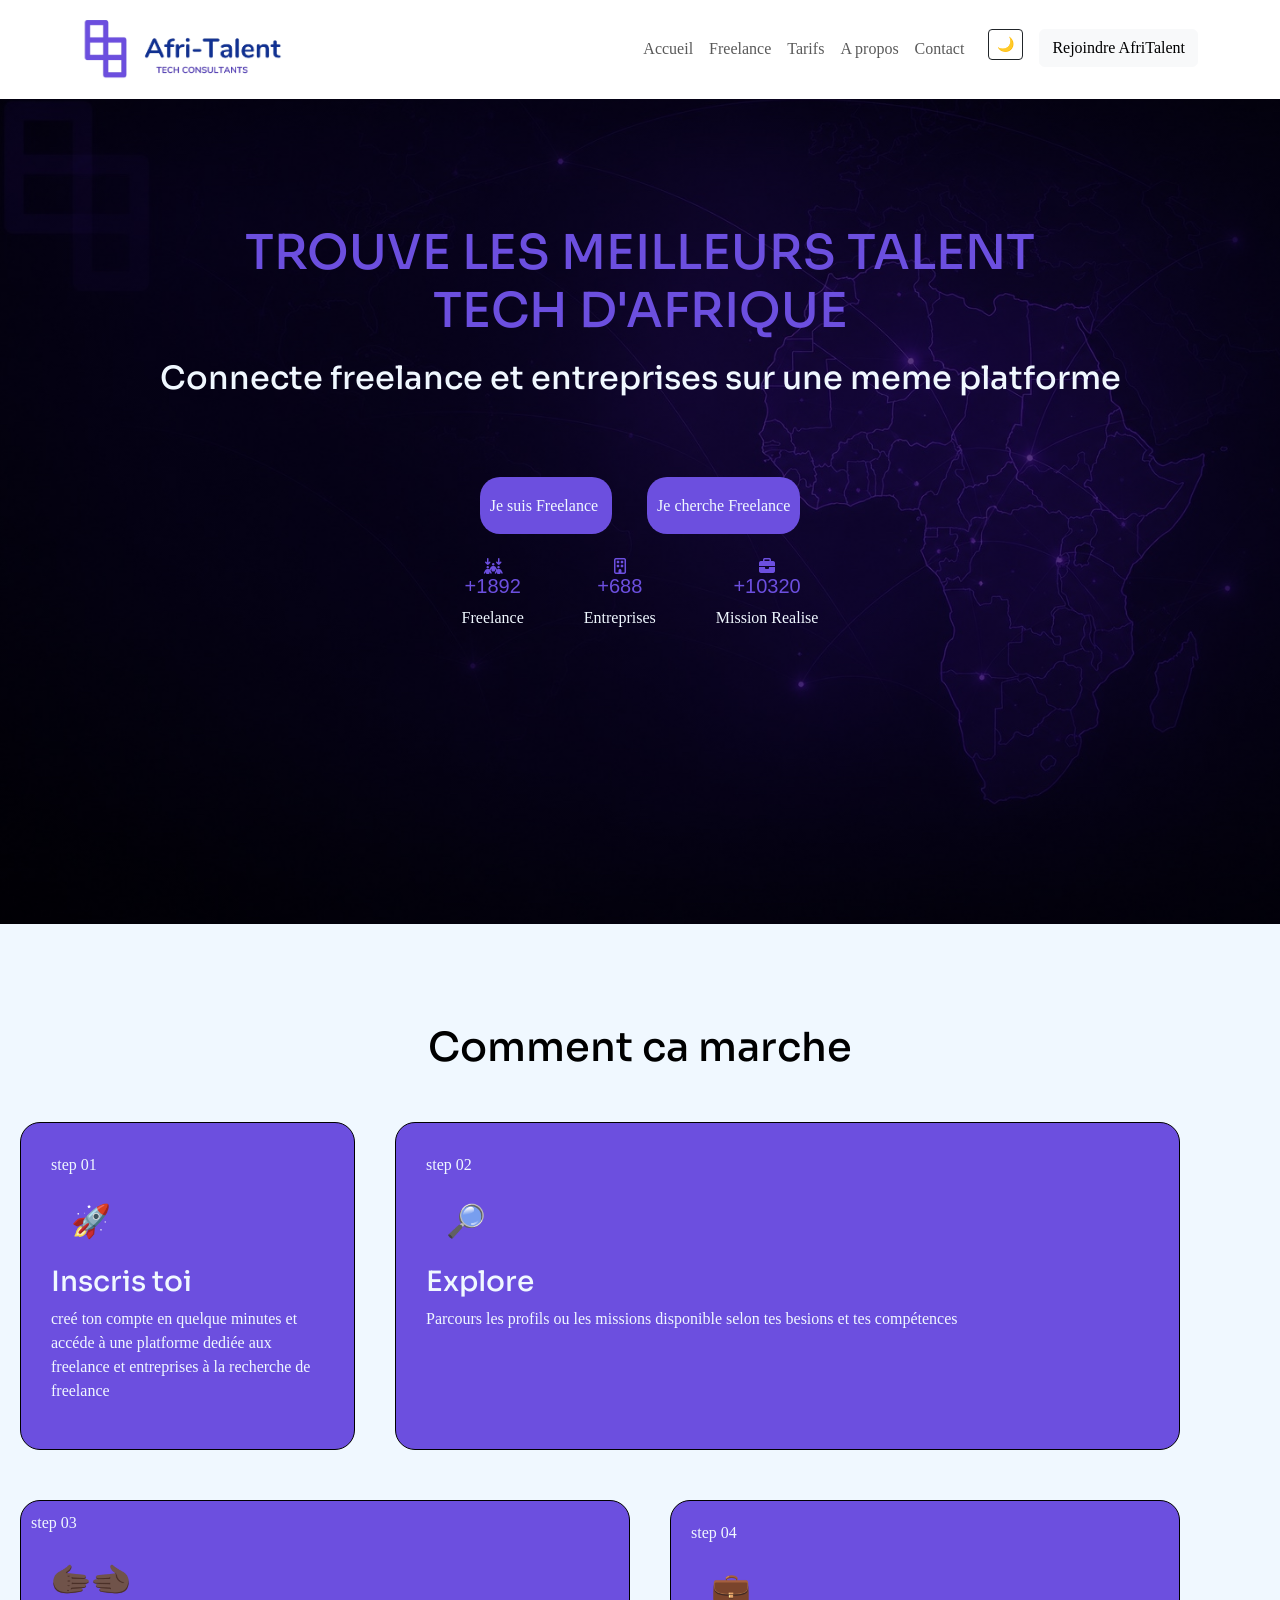
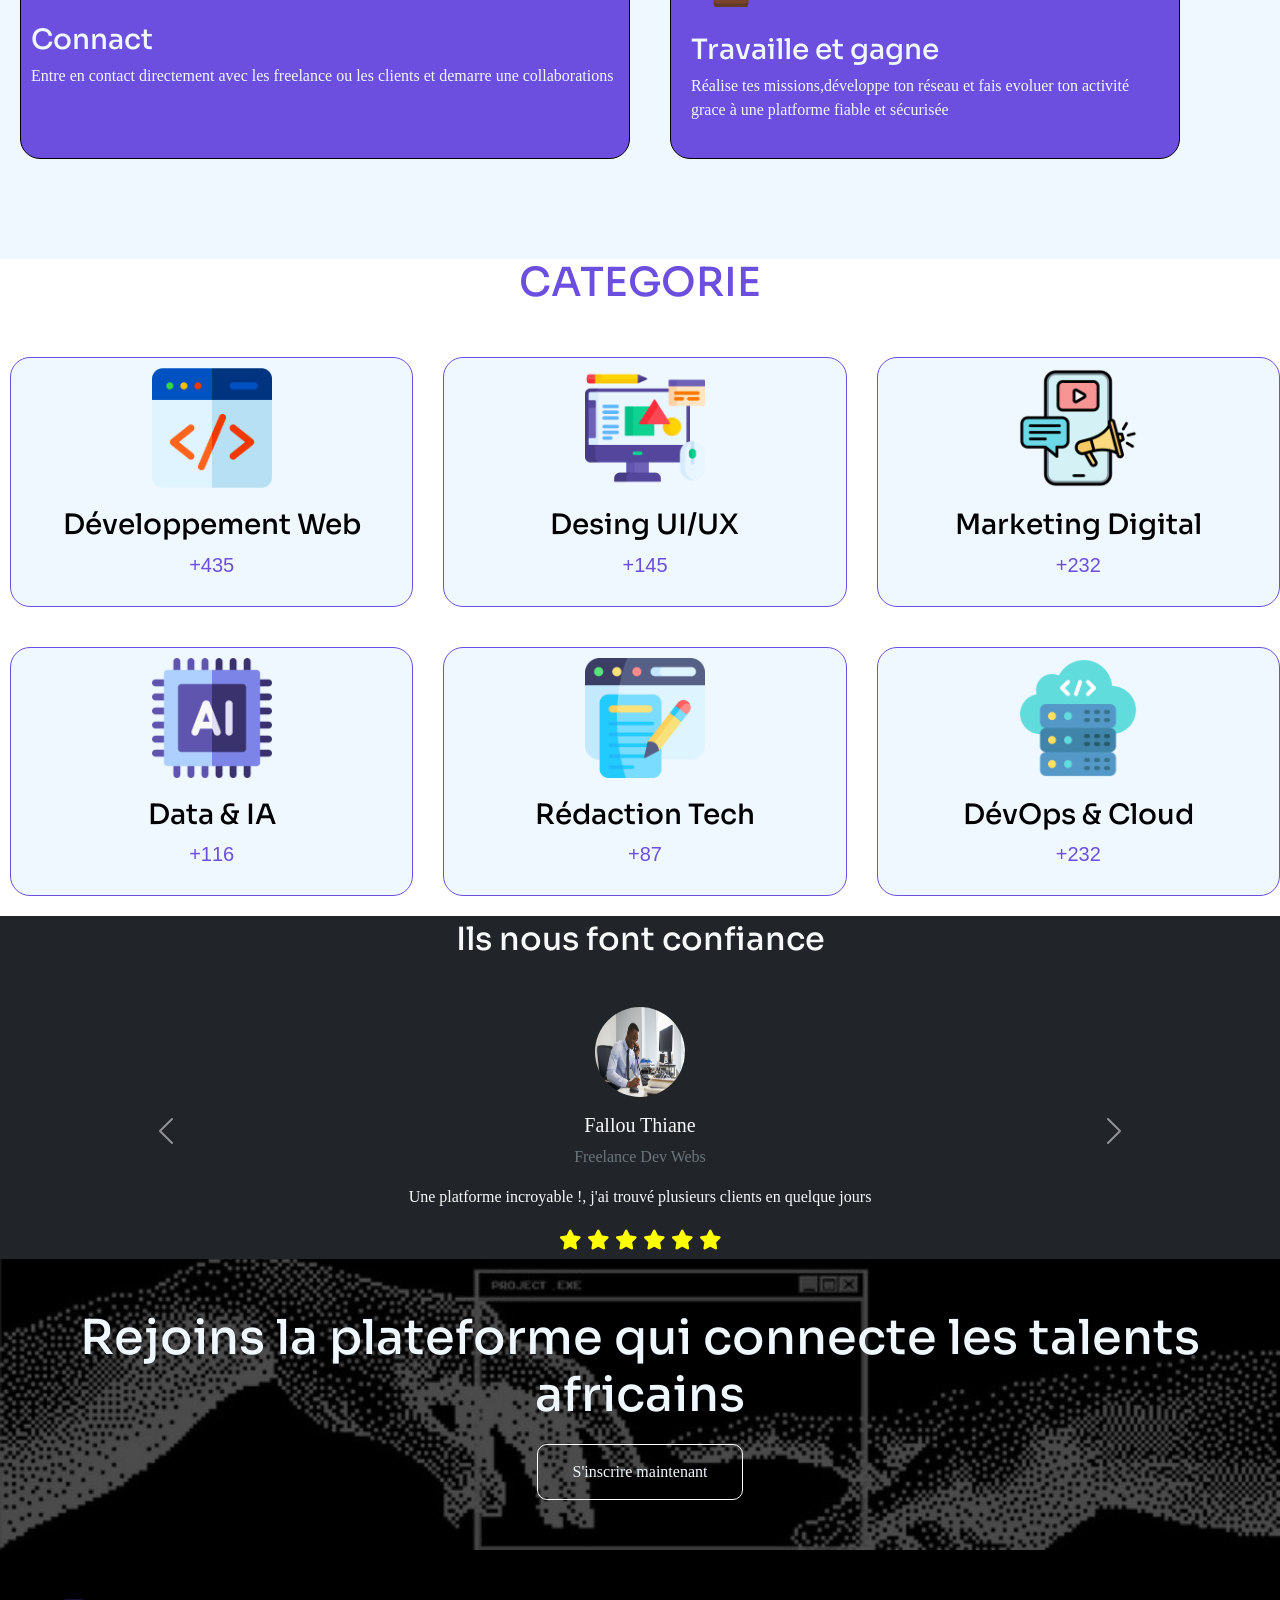
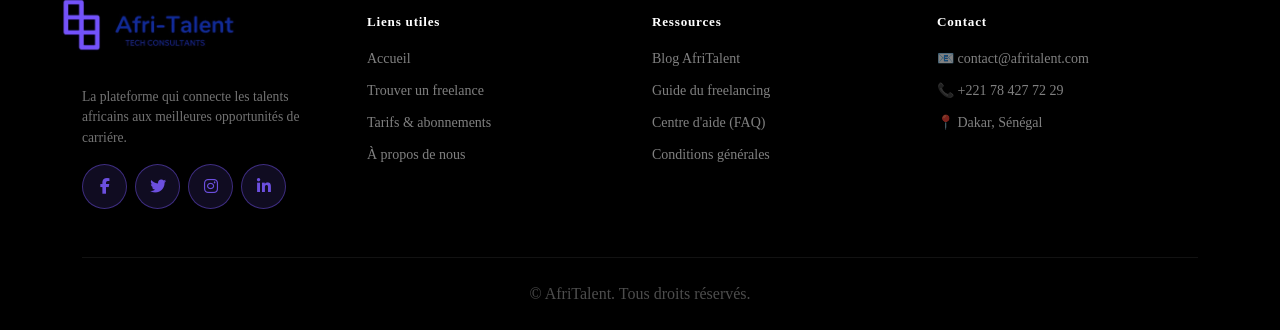
<file: index.html>
<!DOCTYPE >
<html lang="fr">
<head>
    <meta charset="UTF-8">
    <meta name="viewport" content="width=device-width, initial-scale=1.0">
    <title>AfriTalent Accueil</title>
    <!-- LINK DU SITE -->
    <link rel="stylesheet" href="https://cdn.jsdelivr.net/npm/bootstrap@5.3.8/dist/css/bootstrap.min.css">
    <link rel="stylesheet" href="https://cdnjs.cloudflare.com/ajax/libs/font-awesome/6.5.0/css/all.min.css">
    <link rel="stylesheet" href="https://cdn.jsdelivr.net/npm/bootstrap-icons@1.11.3/font/bootstrap-icons.css">
    <link rel="stylesheet" href="css/style.css"> 
    <link rel="preconnect" href="https://fonts.googleapis.com">
    <link rel="preconnect" href="https://fonts.gstatic.com" crossorigin>
<link href="https://fonts.googleapis.com/css2?family=Montserrat:ital,wght@0,100..900;1,100..900&display=swap" rel="stylesheet">
<link rel="preconnect" href="https://fonts.googleapis.com">
<link rel="preconnect" href="https://fonts.gstatic.com" crossorigin>
<link href="https://fonts.googleapis.com/css2?family=Montserrat:ital,wght@0,100..900;1,100..900&family=Sora:wght@100..800&display=swap" rel="stylesheet">

</head>
<body>
   <!-- NAVBAR BOOTSTRAP -->
          <header>
    <nav class="navbar navbar-expand-lg  fixed-top ">
            <div class="container">
                <a class="navbar-brand" href="index.html">
                    <img src="image/Tech_business_purple_logo-removebg-preview.png" alt="logo" width="200px" height="auto">
                </a>

                <button class="navbar-toggler" type="button" data-bs-toggle="collapse" data-bs-target="#navMenu"
                    aria-controls="navMenu" aria-expanded="false" aria-label="Toggle navigation">
                    <span class="navbar-toggler-icon"></span>
                </button>
                <div class="collapse navbar-collapse" id="navMenu">
                    <ul class="navbar-nav ms-auto">

                        <li class="nav-item"><a class="nav-link" href="index.html">Accueil</a></li>
                        <li class="nav-item"><a class="nav-link" href="freelance.html">Freelance</a></li>
                        <li class="nav-item"><a class="nav-link" href="tarifs.html">Tarifs</a></li>
                        <li class="nav-item"><a class="nav-link" href="about.html">A propos</a></li>
                        <li class="nav-item"><a class="nav-link" href="contact.html">Contact</a></li>
                       <li class="nav-item ms-3 text-center">  <button id="theme-toggle" class="btn btn-outline-dark btn-sm">
                            🌙  
                        </button></li>
                       
                        <li class="nav-itiem ms-3">
                            <a href="contact.html" class="btn btn-light">Rejoindre AfriTalent</a>
                        </li>
                    </ul>
                </div>
            </div>
        </nav>
 </header>

    <br>
    <!-- SECTION HERO -->
        <section class="hero">
            <div class="hero-container ">
                <h1 class="T-1">TROUVE LES MEILLEURS TALENT <br>TECH D'AFRIQUE</h1>
                <h2>Connecte freelance et entreprises sur une meme platforme</h2> 
                <div class="hero-btn">
                   
                        <a id="btn-hero1"  href="contact.html">Je suis Freelance </a>
                    
                   
                        <a id="btn-hero2"    href="freelance.html">Je cherche Freelance</a>
                    
                    
                </div>
                <div class="hero-stats"> 
                <div >
                    <div class="icon-hero"><i class="fa-solid fa-arrows-down-to-people"></i></div>
                    <h3 class="counter" data-target="2200">+0</h3>
                    <span>Freelance</span>
                </div>
                <div >
                    <div class="icon-hero" ><i class="fa-regular fa-building"></i></div>
                    <h3 class="counter" data-target="800">+0</h3>
                    <span>Entreprises</span>
                </div>
                <div >
                    <div class="icon-hero"><i class="fa-solid fa-briefcase"></i></div>
                    <h3 class="counter" data-target="12000">+0</h3>
                    <span>Mission Realise</span>
                </div>

            </div>
        </section>
       <!-- SECTION COMMENT CA MARCHE -->
            <section class="comment fade-in">
                <div class="container-text-step">
                    <h2 class="title-cm">Comment ca marche</h2>
                    <div class="bento-grid">
                        <div class="card1">
                            <span class="step">step 01</span>
                            <div class="icon">🚀</div>
                            <h3>Inscris toi </h3>
                            <p> creé ton compte en quelque minutes et accéde à une platforme dediée aux freelance et
                                entreprises à la recherche de freelance</p>
                        </div>
                        <div class="card2">
                            <span class="step">step 02</span>
                            <div class="icon">🔎</div>
                            <h3>Explore </h3>
                            <p> Parcours les profils ou les missions disponible selon tes besions et tes compétences</p>

                        </div>
                        <div class="card3">
                            <span class="step">step 03</span>
                            <div class="icon">🫱🏿‍🫲🏿</div>
                            <h3>Connact </h3>
                            <p>Entre en contact directement avec les freelance ou les clients et demarre une
                                collaborations </p>
                        </div>
                        <div class="card4">
                            <span class="step">step 04</span>
                            <div class="icon">💼</div>
                            <h3>Travaille et gagne </h3>
                            <p> Réalise tes missions,développe ton réseau et fais evoluer ton activité grace à une
                                platforme fiable et sécurisée</p>

                        </div>
                    </div>
            </section>
            <!-- SECTION CATEGORIE -->
                <section class="categorie fade-in ">
                    <h2 class="categorie-titre">CATEGORIE</h2>
                    <div class="categorie-grid">
                        <div class="category-card">
                            <div class="icon-ct"><img src="image/developpement-web.png" alt="web" width="100px"></div>
                            <h3>Développement Web </h3>
                            <p class="counter" data-target="1500">+0 Freelance</p>
                        </div>

                        <div class="category-card">
                            <div class="icon-ct"><img src="image/conception-graphique.png" alt="design" width="100px"></div>
                            <h3>Desing UI/UX </h3>
                            <p class="counter" data-target="500">+0 Freelance</p>
                        </div>
                        <div class="category-card">
                            <div class="icon-ct"><img src="image/digital-marketing (1).png" alt="marketing"width="100px"></div>
                            <h3>Marketing Digital</h3>
                            <p class="counter" data-target="800">+0 Freelance</p>
                        </div>
                        <div class="category-card">
                            <div class="icon-ct"><img src="image/ia.png" alt="data" width="100px"></div>
                            <h3>Data & IA</h3>
                            <p class="counter" data-target="400">+0 Freelance</p>
                        </div>
                        <div class="category-card">
                            <div class="icon-ct"><img src="image/redaction-de-contenu.png" alt="redaction" width="100px"></div>
                            <h3>Rédaction Tech</h3>
                            <p class="counter" data-target="300">+0 Freelance</p>
                        </div>
                    
                    <div class="category-card">
                        <div class="icon-ct"><img src="image/serveur-cloud.png" alt="dev" width="100px"></div>
                        <h3>DévOps & Cloud</h3>
                        <p class="counter" data-target="800">+0 Freelance</p>
                    </div>
                     </div>
                </section>
              <!-- SECTION CAROUSEL -->
                    <section class="testimonials fade-in py-1  bg-dark text-light">
                        <div class="container">  
                        <h2 class="text-center mb-5 text-light">Ils nous font confiance</h2>

                        
                            <div id="testimonialsCarousel" class="carousel slide" data-bs-ride="carousel">
  <div class="carousel-inner">
    
 
    <div class="carousel-item active text-center">
                            <img src="image/Assistant Comptable.jpg" class="rounded-circle mb-3     " width="90"
                            height="90" alt="Assistant">
                              
                            <h5>Fallou Thiane</h5>
                            <span class="text-secondary">Freelance Dev Webs</span>
                            <p class="mt-3"> Une platforme incroyable !, j'ai trouvé plusieurs clients en quelque jours</p>
                            
                            <span class="text-warning fs-5"> 
                                <i class="fa-solid fa-star" style="color: yellow;"></i>
                                <i class="fa-solid fa-star" style="color: yellow;"></i>
                                <i class="fa-solid fa-star" style="color: yellow;"></i>
                                <i class="fa-solid fa-star" style="color: yellow;"></i>
                                <i class="fa-solid fa-star" style="color: yellow;"></i>
                                <i class="fa-solid fa-star" style="color: yellow;"></i>

</span>

                           </div>
                            <div>
                                <div class="carousel-item text-center">
                                    <img src="image/télécharger (9).jpg" class="rounded-circle mb-3" width="90" height="90"  alt="dg " >
                                    
                                    <h5>Mariama Fall</h5>
                                    <span class="text-secondary">Dg entreprises senflex</span>
                                    <p class="mt-3"> Tres facile de trouver des freelance qualifiés. Je recommande à 100%</p>
                                    
                                    <span class="text-warning fs-5"> 
                                        <i class="fa-solid fa-star" style="color: yellow;"></i>
                                        <i class="fa-solid fa-star" style="color: yellow;"></i>
                                        <i class="fa-solid fa-star" style="color: yellow;"></i>
                                        <i class="fa-solid fa-star" style="color: yellow;"></i>
                                     </span>


                                    </div>
                                
                           
                           
                                <div class="carousel-item text-center">
                                    <img src="image/Accounting services Dubai, UAE.jpg" class="rounded-circle mb-3" width="90"
                                    height="90" alt="Assistante">
                                   
                                    
                                    <h5>Moussa Fall</h5>
                                    <span class="text-secondary">Freelance en desing Graphique</span>
                                    <p class="mt-3"> Interface simple et efficace. J'ai developper mon activité rapidement,
                                        maintenant j'ai 5 project par mois </p>
                                       
                                    <span class="text-warning fs-5">    
                                        <i class="fa-solid fa-star" style="color: yellow;"></i>
                                        <i class="fa-solid fa-star" style="color: yellow;"></i>
                                        <i class="fa-solid fa-star" style="color: yellow;"></i>
                                        <i class="fa-solid fa-star" style="color: yellow;"></i>
                                        <i class="fa-solid fa-star" style="color: yellow;"></i>
                                    </span>
</div>
</div>
                                    
<button class="carousel-control-prev"
type="button" data-bs-target="#testimonialsCarousel" data-bs-slide="prev">
<span class="carousel-control-prev-icon"></span>
</button>
<button class="carousel-control-next"
type="button" data-bs-target="#testimonialsCarousel" data-bs-slide="next">
<span class="carousel-control-next-icon"></span>
</button>
</div>

                                    
                    </section>
                   <!-- SECTION CTA -->
                        <section class="cta fade-in">
                            <div class="cta-content">
                                <h2>Rejoins la plateforme qui connecte les talents africains</h2>
                                <a href="contact.html" class="cta-btn">S'inscrire maintenant</a>
                            </div>
                        </section>
                        </main>
                            <!-- === FOOTER === -->
    <footer>
      <div class="container">
        <div class="row g-4">
          <div class="col-lg-3 col-md-6">
            <a class="navbar-brand" href="index.html">
              <img
                src="image/logo.jpeg"
                alt="Logo AfriTalent"
                height="80"
              />
            </a>
            <p class="footer-desc">
              La plateforme qui connecte les talents africains aux meilleures
              opportunités de carriére.
            </p>
            <div class="mt-3 d-flex gap-2">
              <a
                href="https://www.facebook.com/share/17ggmD27HW/?mibextid=wwXIfr"
                class="social-icon"
                target="_blank"
              >
                <i class="fab fa-facebook-f"></i>
              </a>
              <a
                href="https://x.com/africalens?s=21"
                class="social-icon"
                target="_blank"
              >
                <i class="fab fa-twitter"></i>
              </a>
              <a
                href="https://www.instagram.com/afritalents?igsh=ZDV4eW44YXp2NHZ6"
                class="social-icon"
                target="_blank"
              >
                <i class="fab fa-instagram"></i>
              </a>
              <a
                href="https://www.linkedin.com/company/afritalents-nexus/"
                class="social-icon"
                target="_blank"
              >
                <i class="fab fa-linkedin-in"></i>
              </a>
            </div>
          </div>
          <div class="col-lg-3 col-md-6">
            <h6 class="footer-title">Liens utiles</h6>
            <ul class="footer-links">
              <li><a href="index.html">Accueil</a></li>
              <li><a href="freelances.html">Trouver un freelance</a></li>
              <li><a href="tarifs.html">Tarifs & abonnements</a></li>
              <li><a href="about.html">À propos de nous</a></li>
            </ul>
          </div>
          <div class="col-lg-3 col-md-6">
            <h6 class="footer-title">Ressources</h6>
            <ul class="footer-links">
              <li><a href="#">Blog AfriTalent</a></li>
              <li><a href="#">Guide du freelancing</a></li>
              <li><a href="#">Centre d'aide (FAQ)</a></li>
              <li><a href="#">Conditions générales</a></li>
            </ul>
          </div>
          <div class="col-lg-3 col-md-6">
            <h6 class="footer-title">Contact</h6>
            <ul class="footer-links">
              <li><a href="#">📧 contact@afritalent.com</a></li>
              <li><a href="#">📞 +221 78 427 72 29</a></li>
              <li><a href="#">📍 Dakar, Sénégal</a></li>
            </ul>
             <button id="back-to-top">
    &#8679
</button>
          </div>
        </div>
        <div class="footer-bottom">
          <span
            >© <span id="year"></span> AfriTalent. Tous droits réservés.</span>
        </div>
      </div>
    </footer>
                 

    <script src="https://cdn.jsdelivr.net/npm/bootstrap@5.3.8/dist/js/bootstrap.bundle.min.js"></script>

    <script src="js/main.js"></script>
</body>
</html>
</file>
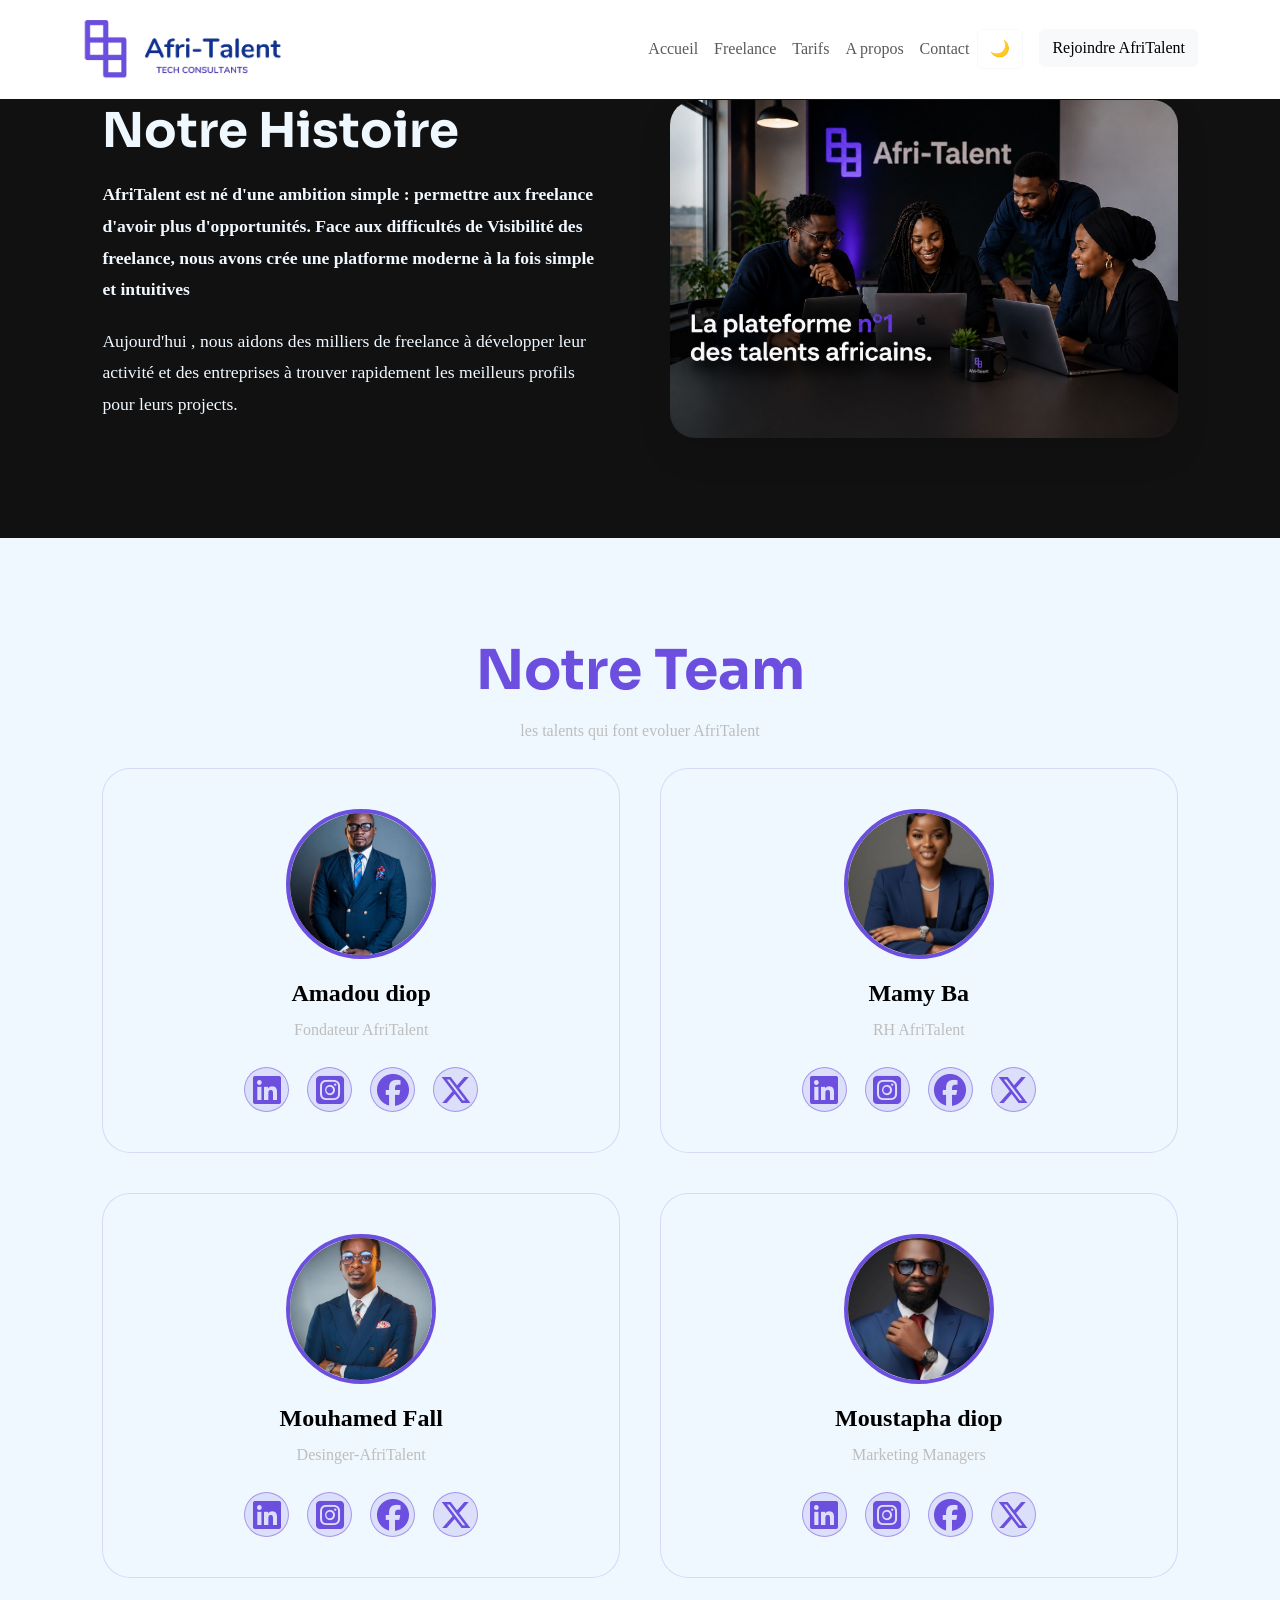
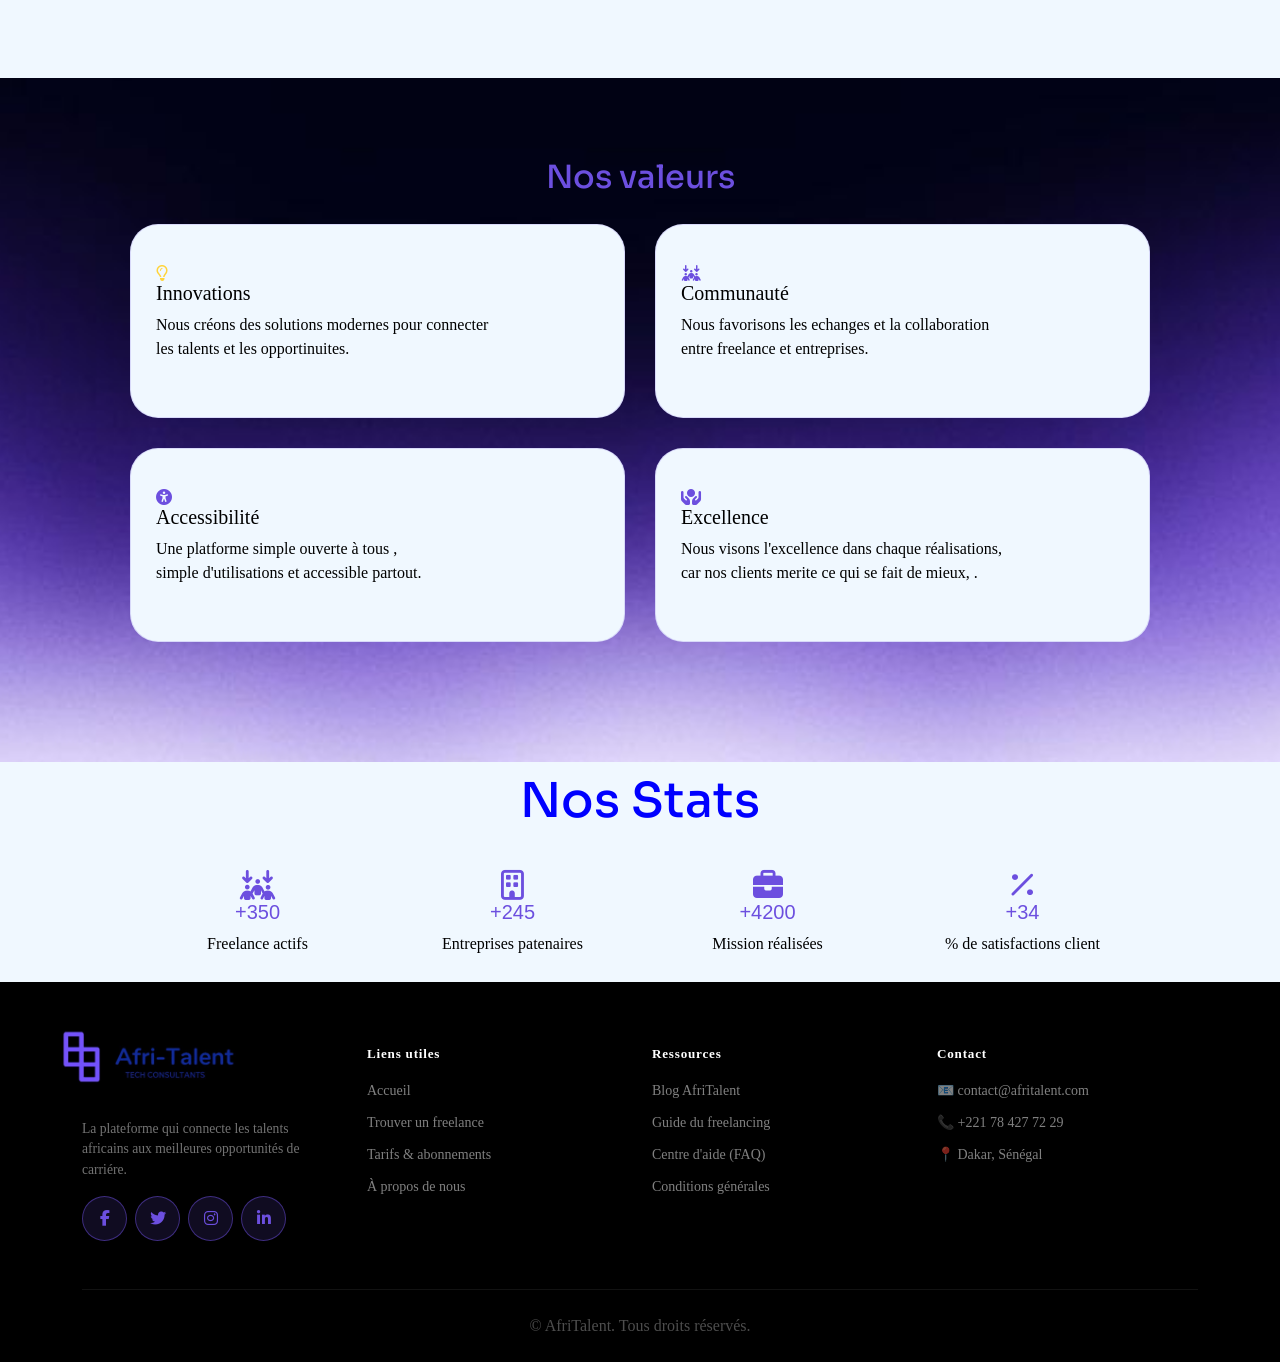
<file: about.html>
<!DOCTYPE >
<html lang="fr">

<head>
<meta charset="UTF-8">
<meta name="viewport" content="width=device-width, initial-scale=1.0">
<title>AfriTalent about</title>
 <!-- LINK DU SITE -->
<link rel="stylesheet" href="https://cdn.jsdelivr.net/npm/bootstrap@5.3.8/dist/css/bootstrap.min.css">
<link rel="stylesheet" href="https://cdnjs.cloudflare.com/ajax/libs/font-awesome/6.5.0/css/all.min.css">
<link rel="stylesheet" href="css/style.css">
<link rel="preconnect" href="https://fonts.googleapis.com">
<link rel="preconnect" href="https://fonts.gstatic.com" crossorigin>
<link href="https://fonts.googleapis.com/css2?family=Montserrat:ital,wght@0,100..900;1,100..900&display=swap"
rel="stylesheet">
<link rel="preconnect" href="https://fonts.googleapis.com">
<link rel="preconnect" href="https://fonts.gstatic.com" crossorigin>
<link
href="https://fonts.googleapis.com/css2?family=Montserrat:ital,wght@0,100..900;1,100..900&family=Sora:wght@100..800&display=swap"
rel="stylesheet">


</head>
<header>
  <!-- NAVBAR BOOTSTRAP -->
<nav class="navbar navbar-expand-lg  fixed-top">
<div class="container">
    <a class="navbar-brand" href="index.html">
        <img src="image/Tech_business_purple_logo-removebg-preview.png" alt="logo" width="200px" height="auto">
    </a>

    <button class="navbar-toggler" type="button" data-bs-toggle="collapse" data-bs-target="#navMenu"
        aria-controls="navMenu" aria-expanded="false" aria-label="Toggle navigation">
        <span class="navbar-toggler-icon"></span>
    </button>
    <div class="collapse navbar-collapse" id="navMenu">
        <ul class="navbar-nav ms-auto">

            <li class="nav-item"><a class="nav-link" href="index.html">Accueil</a></li>
            <li class="nav-item"><a class="nav-link" href="freelance.html">Freelance</a></li>
            <li class="nav-item"><a class="nav-link" href="tarifs.html">Tarifs</a></li>
            <li class="nav-item"><a class="nav-link" href="about.html">A propos</a></li>
            <li class="nav-item"><a class="nav-link" href="contact.html">Contact</a></li>
            <button id="theme-toggle" class="btn btn-outline-light">
                    🌙  
                </button>
            <li class="nav-itiem ms-3">
                <a href="contact.html" class="btn btn-light">Rejoindre AfriTalent</a>
            </li>
        </ul>
    </div>
</div>
</nav>
</header>
<main>
  <!-- SECTION NOTRE HISTOIRE -->
<section class="notre-histoire fade-in">
<div class="about-container">
    <div class="about-text">  
    <h2 >Notre Histoire</h2>
    <p  class="subtitle">AfriTalent est né d'une ambition simple : permettre aux freelance d'avoir plus d'opportunités. Face aux
        difficultés de Visibilité des freelance, nous avons crée une platforme moderne à la fois simple et
        intuitives</p>
    <p>Aujourd'hui , nous aidons des milliers de freelance à développer leur activité et des entreprises à
        trouver rapidement les meilleurs profils pour leurs projects.</p>
</div>
<div class="about-image">
    <img src="image/bg-3.png" alt="">
</div>
</section>
<!-- SECTION TEAM -->
<section class="team fade-in">
<h2 class="team-small-title">Notre Team</h2>
<p class="team-text">les talents qui font evoluer AfriTalent</p>
<div class="team-container"> 
<div class="card-team">
    
    <img src="image/profil m 2.0 2.jpg" alt="Fondateur" width="200px" height="auto">
    <h5>Amadou diop</h5>
    <p> Fondateur AfriTalent </p>
    <div class="icons-about">
        <i class="fa-brands fa-linkedin fa-2x"> </i>
        <i class="fa-brands fa-square-instagram fa-2x"></i>
        <i class="fa-brands fa-facebook fa-2x"></i>
        <i class="fa-brands fa-x-twitter fa-2x"></i>
    </div>
    </div>
    <div class="card-team">
        <img src="image/profil f 2.0.jpg" alt="rh" width="200px" height="auto">
        <h5>Mamy Ba</h5>
        <p> RH AfriTalent</p>
        <div class="icons-about">
            <i class="fa-brands fa-linkedin fa-2x"></i>
            <i class="fa-brands fa-square-instagram fa-2x"></a></i>
            <i class="fa-brands fa-facebook fa-2x"></i>
            <i class="fa-brands fa-x-twitter fa-2x"></a></i>

        </div>
        </div>
        <div class="card-team">
            <img src="image/profil m 2.0.jpg" alt="Designer" width="200px" height="auto">
            <h5>Mouhamed Fall</h5>
            <p> Desinger-AfriTalent </p>
            <div class="icons-about">
                <i class="fa-brands fa-linkedin fa-2x"><a href=""></a></i>
                <i class="fa-brands fa-square-instagram fa-2x"><a href=""></a></i>
                <i class="fa-brands fa-facebook fa-2x"><a href=""></a></i>
                <i class="fa-brands fa-x-twitter fa-2x"><a href=""></a></i>

            </div>
            </div>
            <div class="card-team">
                <img src="image/profil M (4).jpg" alt="Managers" width="200px" height="auto">
                <h5>Moustapha diop</h5>
                <p> Marketing Managers </p>
                <div class="icons-about" >
                    <i class="fa-brands fa-linkedin fa-2x"><a href=""></a></i>
                    <i class="fa-brands fa-square-instagram fa-2x"><a href=""></a></i>
                    <i class="fa-brands fa-facebook fa-2x"><a href=""></a></i>
                    <i class="fa-brands fa-x-twitter fa-2x"><a href=""></a></i>

                </div>
                </div>
            </div>
            
</section>
<!-- SECTION NOS VALEURS  -->
<section class="valeurs fade-in">
<h2>Nos valeurs</h2>
<div class="grid-val"> 
<div class="val-container">
    <div><i class="fa-regular fa-lightbulb" style="color: rgb(255, 212, 59);"></i></div>
    <h5>Innovations</h5>
    <p>Nous créons des solutions modernes pour connecter <br> les talents et les opportinuites.</p>
</div>
<div class="val-container">
    <div><i class="fa-solid fa-arrows-down-to-people"></i></div>
    <h5>Communauté</h5>
    <p>Nous favorisons les echanges et la collaboration <br> entre freelance et entreprises.</p>
</div>

<div class="val-container">
    <div> <i class="fa-solid fa-universal-access"></i></div>
    <h5>Accessibilité</h5>
    <p>Une platforme simple ouverte à tous ,<br> simple d'utilisations et accessible partout.</p>
</div>

<div class="val-container">
    <div><i class="fa-solid fa-hands-holding-circle"></i></div>
    <h5>Excellence</h5>
    <p>Nous visons  l'excellence dans chaque  réalisations,<br> car nos clients merite ce qui se fait de mieux, .</p>
</div>
</div>
</section>
<!-- SECTION STATS -->
<section class="stats fade-in">
    <div class="container">  
    <h2 class="tt-stats">Nos Stats</h2>
    <div class="grid-stats"> 

    <div class="card-stats">
      <div class="icon-hero"><i class="fa-solid fa-arrows-down-to-people"></i></div>
        <h3 class="counter" data-target="1000">+0</h3>
        <p>Freelance actifs</p>
    </div>
<div class="card-stats">
<div class="icon-hero" ><i class="fa-regular fa-building"></i></div>
        <h3 class="counter" data-target="700">+0</h3>
        <p>Entreprises patenaires</p>
    </div >
    <div class="card-stats"> 
        <div class="icon-hero"><i class="fa-solid fa-briefcase"></i></div>
        <h3 class="counter" data-target="12000">+0</h3>
        <p>Mission réalisées</p>    
    </div>
    <div class="card-st"> 
        <div> <i class="fa-regular fa-percent"></i></div>
        <h3 class="counter" data-target="98">+0</h3>
        <p>% de satisfactions client</p>
    </div>
      </div>
      </div>
</section>
</main>
                        <!-- === FOOTER === -->
<footer>
<div class="container">
<div class="row g-4">
  <div class="col-lg-3 col-md-6">
    <a class="navbar-brand" href="index.html">
      <img
        src="image/logo.jpeg"
        alt="Logo AfriTalent"
        height="80"
      />
    </a>
    <p class="footer-desc">
      La plateforme qui connecte les talents africains aux meilleures
      opportunités de carriére.
    </p>
    <div class="mt-3 d-flex gap-2">
      <a
        href="https://www.facebook.com/share/17ggmD27HW/?mibextid=wwXIfr"
        class="social-icon"
        target="_blank"
      >
        <i class="fab fa-facebook-f"></i>
      </a>
      <a
        href="https://x.com/africalens?s=21"
        class="social-icon"
        target="_blank"
      >
        <i class="fab fa-twitter"></i>
      </a>
      <a
        href="https://www.instagram.com/afri_talent"
        class="social-icon"
        target="_blank"
      >
        <i class="fab fa-instagram"></i>
      </a>
      <a
        href="https://www.linkedin.com/company/afritalents-nexus/"
        class="social-icon"
        target="_blank"
      >
        <i class="fab fa-linkedin-in"></i>
      </a>
    </div>
  </div>
  <div class="col-lg-3 col-md-6">
    <h6 class="footer-title">Liens utiles</h6>
    <ul class="footer-links">
      <li><a href="index.html">Accueil</a></li>
      <li><a href="freelances.html">Trouver un freelance</a></li>
      <li><a href="tarifs.html">Tarifs & abonnements</a></li>
      <li><a href="about.html">À propos de nous</a></li>
    </ul>
  </div>
  <div class="col-lg-3 col-md-6">
    <h6 class="footer-title">Ressources</h6>
    <ul class="footer-links">
      <li><a href="#">Blog AfriTalent</a></li>
      <li><a href="#">Guide du freelancing</a></li>
      <li><a href="#">Centre d'aide (FAQ)</a></li>
      <li><a href="#">Conditions générales</a></li>
    </ul>
  </div>
  <div class="col-lg-3 col-md-6">
    <h6 class="footer-title">Contact</h6>
    <ul class="footer-links">
      <li><a href="#">📧 contact@afritalent.com</a></li>
      <li><a href="#">📞 +221 78 427 72 29</a></li>
      <li><a href="#">📍 Dakar, Sénégal</a></li>
    </ul>
    <button id="back-to-top">
&#8679
</button>
  </div>
</div>
<div class="footer-bottom">
  <span
    >© <span id="year"></span> AfriTalent. Tous droits réservés.</span>
</div>
</div>
</footer>




    <script src="https://cdn.jsdelivr.net/npm/bootstrap@5.3.8/dist/js/bootstrap.bundle.min.js"></script>

    <script src="js/main.js"></script>
</body>

</html>
</file>
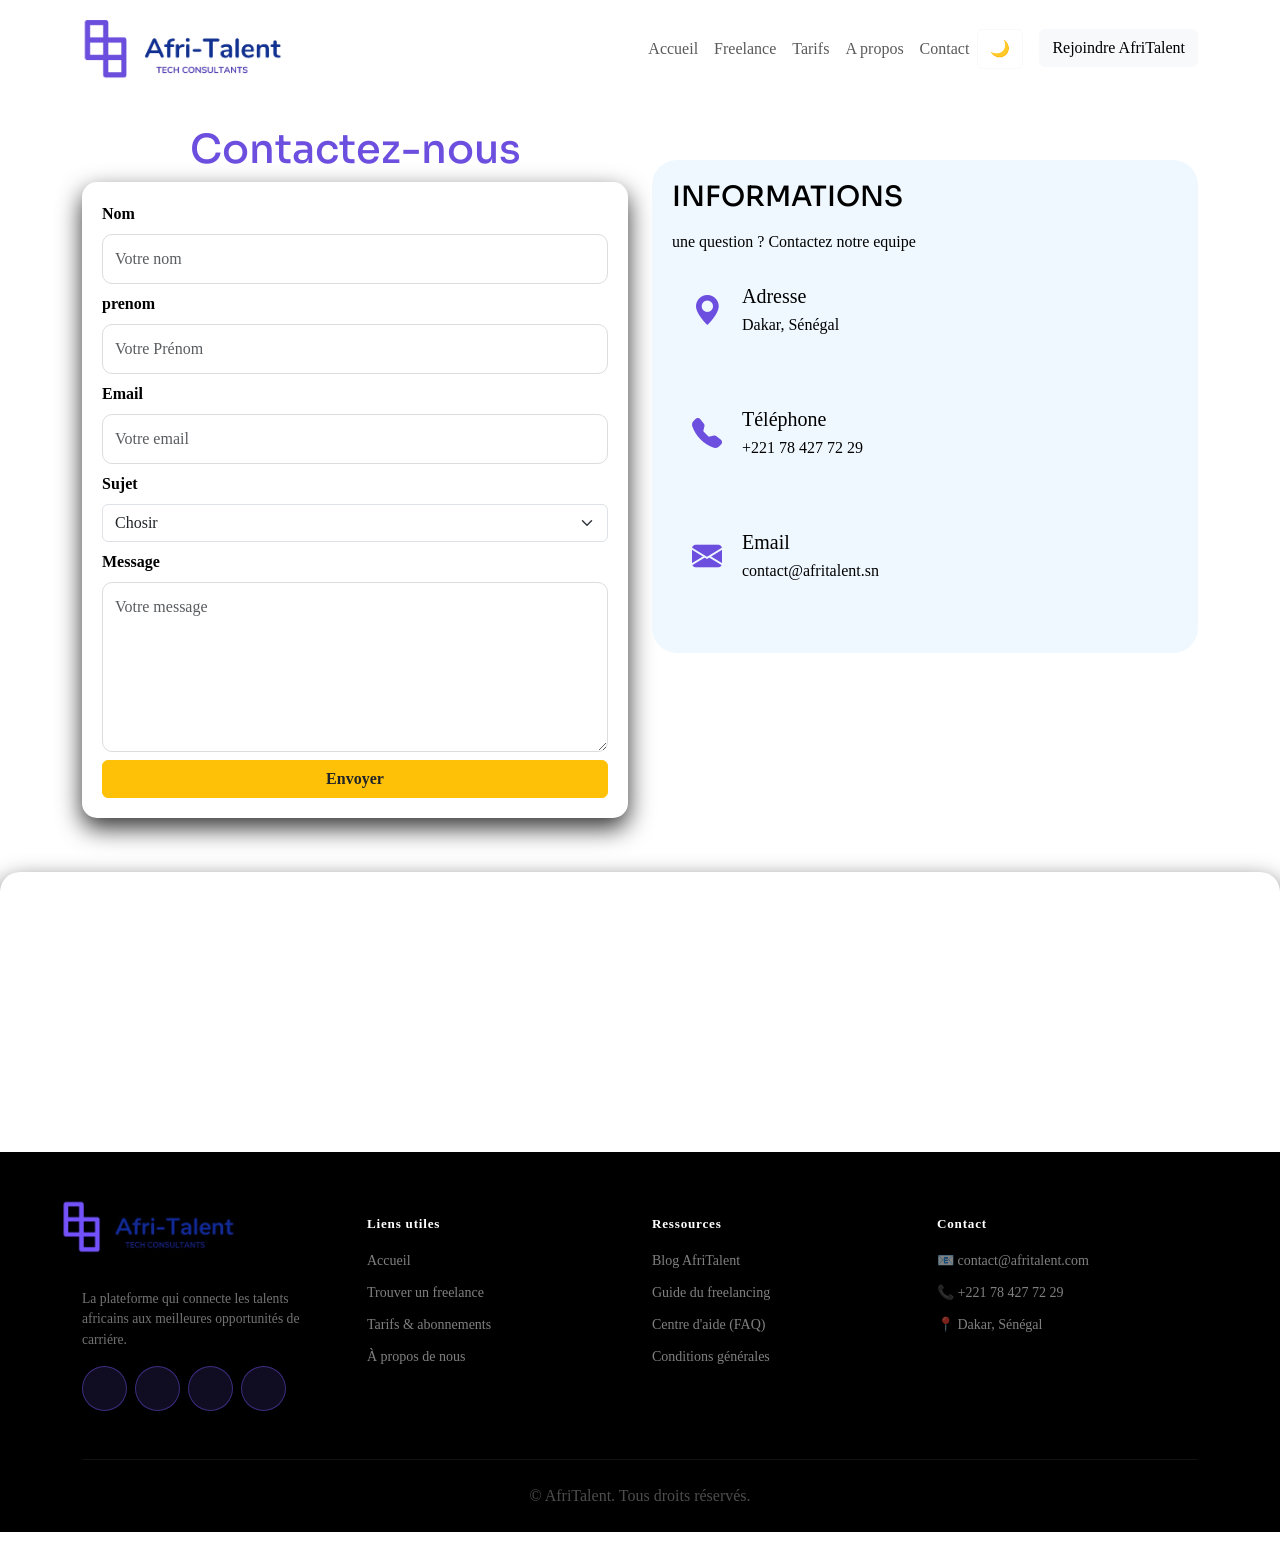
<file: contact.html>
<!DOCTYPE >
<html lang="fr">
<head>
    <meta charset="UTF-8">
    <meta name="viewport" content="width=device-width, initial-scale=1.0">
    <title>AfriTalent Contact</title>
     <!-- LINK DU SITE -->
    <link rel="stylesheet" href="https://cdn.jsdelivr.net/npm/bootstrap@5.3.8/dist/css/bootstrap.min.css">
    <link rel="stylesheet" href="https://cdn.jsdelivr.net/npm/bootstrap-icons@1.11.3/font/bootstrap-icons.min.css">
    <link rel="stylesheet" href="css/style.css">
    <link rel="preconnect" href="https://fonts.googleapis.com">
    <link rel="preconnect" href="https://fonts.gstatic.com" crossorigin>
<link href="https://fonts.googleapis.com/css2?family=Montserrat:ital,wght@0,100..900;1,100..900&display=swap" rel="stylesheet">
<link rel="preconnect" href="https://fonts.googleapis.com">
<link rel="preconnect" href="https://fonts.gstatic.com" crossorigin>
<link href="https://fonts.googleapis.com/css2?family=Montserrat:ital,wght@0,100..900;1,100..900&family=Sora:wght@100..800&display=swap" rel="stylesheet">


</head>
<body>
       
 <header>
   <!-- NAVBAR BOOTSTRAP -->
    <nav class="navbar navbar-expand-lg  fixed-top">
            <div class="container">
                <a class="navbar-brand" href="index.html">
                    <img src="image/Tech_business_purple_logo-removebg-preview.png" alt="logo" width="200px" height="auto">
                </a>

                <button class="navbar-toggler" type="button" data-bs-toggle="collapse" data-bs-target="#navMenu"
                    aria-controls="navMenu" aria-expanded="false" aria-label="Toggle navigation">
                    <span class="navbar-toggler-icon"></span>
                </button>
                <div class="collapse navbar-collapse" id="navMenu">
                    <ul class="navbar-nav ms-auto">

                        <li class="nav-item"><a class="nav-link" href="index.html">Accueil</a></li>
                        <li class="nav-item"><a class="nav-link" href="freelance.html">Freelance</a></li>
                        <li class="nav-item"><a class="nav-link" href="tarifs.html">Tarifs</a></li>
                        <li class="nav-item"><a class="nav-link" href="about.html">A propos</a></li>
                        <li class="nav-item"><a class="nav-link" href="contact.html">Contact</a></li>
                         <button id="theme-toggle" class="btn btn-outline-light">
                            🌙  
                        </button>
                        <li class="nav-itiem ms-3">
                            <a href="contact.html" class="btn btn-light">Rejoindre AfriTalent</a>
                        </li>
                    </ul>
                </div>
            </div>
        </nav>
 </header>
  <main> 
    <!-- SECTION CONTACT  -->
    <section class="contact">
        <div class="container form-container"> 
            <div class="row g-4 align-items-start"> 
                 <div class="col-lg-6"> 
                     
        <h2 class=" mb-2">Contactez-nous</h2>
        <div>
            <form id="contactform">
                <div class="mb-2"> 
                
                    <label for="name" class="form-label" >Nom </label>
                    <input type="text" id="nom" class="form-control"  placeholder="Votre nom" maxlength="30">
                    <small class="error-message text-danger"></small>
                   
                   </div>
                 <div class="mb-2"> 
                    <label for="prenom" class="form-label " >prenom  </label>
                    <input type="text" id="prenom" class="form-control " placeholder="Votre Prénom" maxlength="30">
                    <small class="error-message text-danger"></small>
                   
                    </div>
                 <div class="mb-2"> 
                    <label for="email" class="form-label">Email </label>
                    <input type="email"  id="email" class="form-control " placeholder="Votre email" maxlength="50"> 
                    <small class="error-message text-danger"></small> 
                    
                   </div>
                <div class="mb-2">  
                    <label for="sujet" class="form-label ">Sujet</label>
                    <select id="sujet" class="form-select "  >
                        <option value="">Chosir</option>
                        <option >Support</option>
                        <option >Freelance</option>
                        <option >Entreprise</option>
                    </select>
                   <small class="error-message text-danger"></small>
                    </div>
                <div class="mb-2"> 
                
                    <label for="message" class="form-label " >Message</label>
                    <textarea id="message"  rows="6" class="form-control " placeholder="Votre message" maxlength="70"></textarea>
                    <small class="error-message text-danger"></small>
                 </div>

                <button type="submit" class="btn btn-warning w-100 text-dark fw-bold">Envoyer</button>
               
            </form>
            <br>
            </div>
             </div>
             
<!-- INFORMATIONS -->
            <div class="col-lg-6 c">
                <div class="contact-info"> 
                <h3 class="mb-3 info-i">INFORMATIONS</h3>
                <p>une question ? Contactez notre equipe</p>
                <div class="info-box"> 
               <i class="bi bi-geo-alt-fill"></i>
               <div>
                <h4>Adresse</h4>
                <span>Dakar, Sénégal</span>
               </div>
                </div>
                <div class="info-box">
                    <i class="bi bi-telephone-fill"></i>
               
                <div>
                    <h4>Téléphone</h4>
                    <span>+221 78 427 72 29</span>
                </div>
                 </div>
                 <div class="info-box">
                    <i class=" bi bi-envelope-fill"></i>
                 
                 <div >
                    <h4>Email</h4>
                    <span>contact@afritalent.sn</span>
                 </div>
                  </div>
                   </div>
                    </div>
             </section>
             <!-- MAP -->
                <div class="map"> 
                <iframe src="https://www.google.com/maps/embed?pb=!1m18!1m12!1m3!1d3859.5707015465755!2d-17.455408325245322!3d14.680287585815519!2m3!1f0!2f0!3f0!3m2!1i1024!2i768!4f13.1!3m3!1m2!1s0xec173124127601f%3A0x538df46d4ba689e8!2sM%C3%A9dina%20rue%2010!5e0!3m2!1sen!2ssn!4v1779466443343!5m2!1sen!2ssn" width="100%" height="300" style="border:0;" allowfullscreen="" loading="lazy" referrerpolicy="no-referrer-when-downgrade">

                </iframe>

                
             </div>
    </section>
</main>
                                <!-- === FOOTER === -->
    <footer>
      <div class="container">
        <div class="row g-4">
          <div class="col-lg-3 col-md-6">
            <a class="navbar-brand" href="index.html">
              <img
                src="image/logo.jpeg"
                alt="Logo AfriTalent"
                height="80"
              />
            </a>
            <p class="footer-desc">
              La plateforme qui connecte les talents africains aux meilleures
              opportunités de carriére.
            </p>
            <div class="mt-3 d-flex gap-2">
              <a
                href="https://www.facebook.com/share/17ggmD27HW/?mibextid=wwXIfr"
                class="social-icon"
                target="_blank"
              >
                <i class="fab fa-facebook-f"></i>
              </a>
              <a
                href="https://x.com/africalens?s=21"
                class="social-icon"
                target="_blank"
              >
                <i class="fab fa-twitter"></i>
              </a>
              <a
                href="https://www.instagram.com/afritalents?igsh=ZDV4eW44YXp2NHZ6"
                class="social-icon"
                target="_blank"
              >
                <i class="fab fa-instagram"></i>
              </a>
              <a
                href="https://www.linkedin.com/company/afritalents-nexus/"
                class="social-icon"
                target="_blank"
              >
                <i class="fab fa-linkedin-in"></i>
              </a>
            </div>
          </div>
          <div class="col-lg-3 col-md-6">
            <h6 class="footer-title">Liens utiles</h6>
            <ul class="footer-links">
              <li><a href="index.html">Accueil</a></li>
              <li><a href="freelances.html">Trouver un freelance</a></li>
              <li><a href="tarifs.html">Tarifs & abonnements</a></li>
              <li><a href="about.html">À propos de nous</a></li>
            </ul>
          </div>
          <div class="col-lg-3 col-md-6">
            <h6 class="footer-title">Ressources</h6>
            <ul class="footer-links">
              <li><a href="#">Blog AfriTalent</a></li>
              <li><a href="#">Guide du freelancing</a></li>
              <li><a href="#">Centre d'aide (FAQ)</a></li>
              <li><a href="#">Conditions générales</a></li>
            </ul>
          </div>
          <div class="col-lg-3 col-md-6">
            <h6 class="footer-title">Contact</h6>
            <ul class="footer-links">
              <li><a href="#">📧 contact@afritalent.com</a></li>
              <li><a href="#">📞 +221 78 427 72 29</a></li>
              <li><a href="#">📍 Dakar, Sénégal</a></li>
            </ul>
             <button id="back-to-top">
    &#8679
</button>
          </div>
        </div>
        <div class="footer-bottom">
          <span
            >© <span id="year"></span> AfriTalent. Tous droits réservés.</span>
        </div>
      </div>
    </footer>
   

    <script src="https://cdn.jsdelivr.net/npm/bootstrap@5.3.8/dist/js/bootstrap.bundle.min.js"></script>

    <script src="js/main.js"></script>
</body>
</html>
</file>
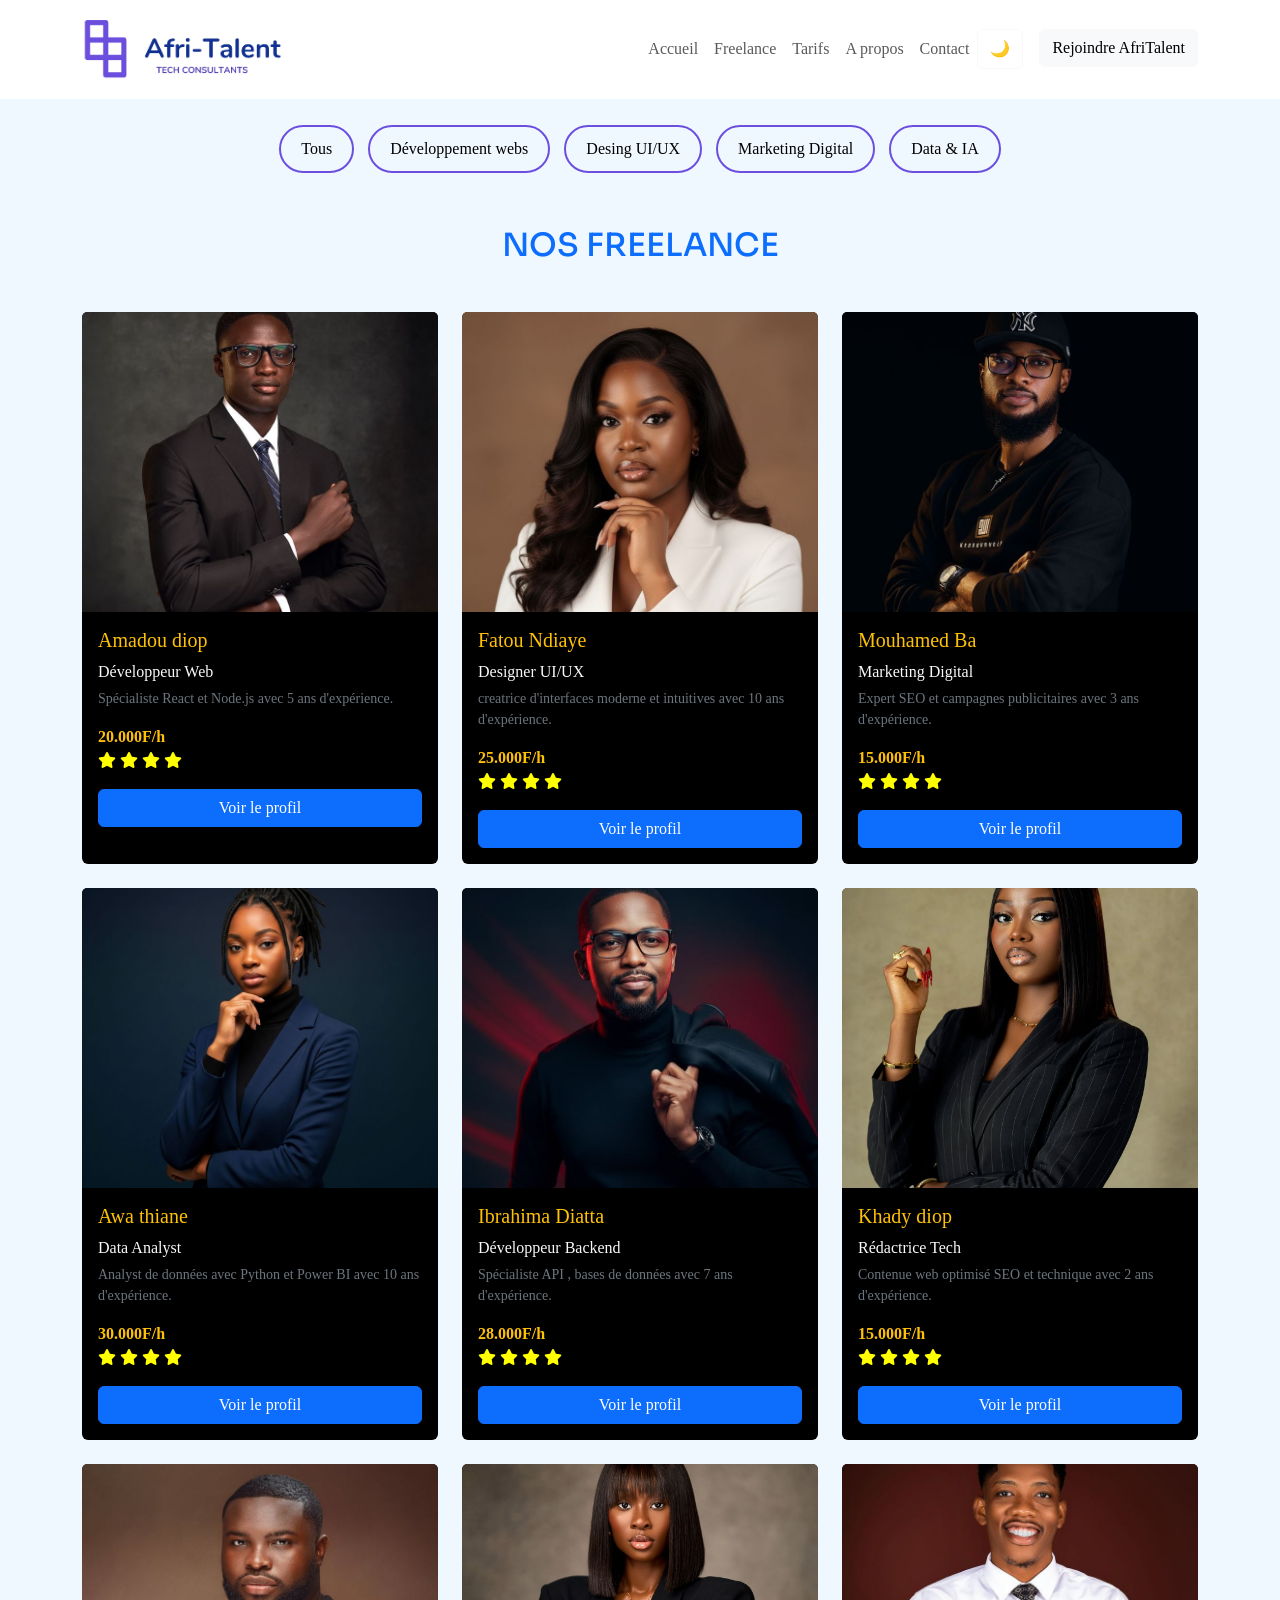
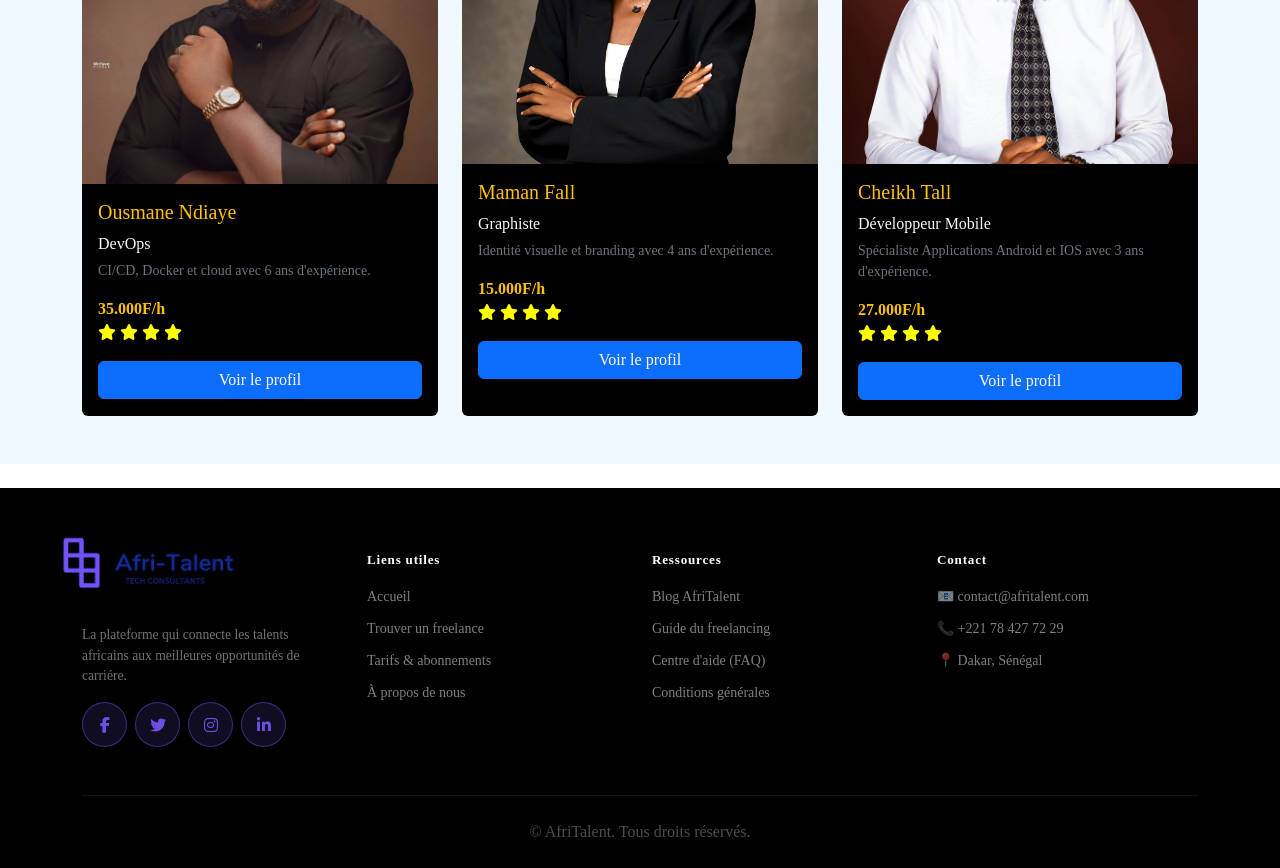
<file: freelance.html>
<!DOCTYPE >
<html lang="en">
 <!-- LINK DU SITE -->
<head>
    <meta charset="UTF-8">
    <meta name="viewport" content="width=device-width, initial-scale=1.0">
    <title>AfriTalent Freelance</title>
    <link rel="stylesheet" href="https://cdn.jsdelivr.net/npm/bootstrap@5.3.8/dist/css/bootstrap.min.css">
    <link rel="stylesheet" href="https://cdnjs.cloudflare.com/ajax/libs/font-awesome/6.5.0/css/all.min.css">
    <link rel="stylesheet" href="https://cdn.jsdelivr.net/npm/bootstrap-icons@1.11.3/font/bootstrap-icons.css">
    <link rel="stylesheet" href="css/style.css">
    <link rel="preconnect" href="https://fonts.googleapis.com">
    <link rel="preconnect" href="https://fonts.gstatic.com" crossorigin>
<link href="https://fonts.googleapis.com/css2?family=Montserrat:ital,wght@0,100..900;1,100..900&display=swap" rel="stylesheet">
<link rel="preconnect" href="https://fonts.googleapis.com">
<link rel="preconnect" href="https://fonts.gstatic.com" crossorigin>
<link href="https://fonts.googleapis.com/css2?family=Montserrat:ital,wght@0,100..900;1,100..900&family=Sora:wght@100..800&display=swap" rel="stylesheet">


</head>

<body>
    <header>
       <!-- NAVBAR BOOTSTRAP -->
        <nav class="navbar navbar-expand-lg  fixed-top">
            <div class="container">
                <a class="navbar-brand" href="index.html">
                    <img src="image/Tech_business_purple_logo-removebg-preview.png" alt="logo" width="200px" height="auto">
                </a>

                <button class="navbar-toggler" type="button" data-bs-toggle="collapse" data-bs-target="#navMenu"
                    aria-controls="navMenu" aria-expanded="false" aria-label="Toggle navigation">
                    <span class="navbar-toggler-icon"></span>
                </button>
                <div class="collapse navbar-collapse" id="navMenu">
                    <ul class="navbar-nav ms-auto">

                        <li class="nav-item"><a class="nav-link" href="index.html">Accueil</a></li>
                        <li class="nav-item"><a class="nav-link" href="freelance.html">Freelance</a></li>
                        <li class="nav-item"><a class="nav-link" href="tarifs.html">Tarifs</a></li>
                        <li class="nav-item"><a class="nav-link" href="about.html">A propos</a></li>
                        <li class="nav-item"><a class="nav-link" href="contact.html">Contact</a></li>
                         <button id="theme-toggle" class="btn btn-outline-light">
                            🌙  
                        </button>
                        <li class="nav-itiem ms-3">
                            <a href="contact.html" class="btn btn-light">Rejoindre AfriTalent</a>
                        </li>
                    </ul>
                </div>
            </div>
        </nav>
    </header>
    <main> 
      <!-- SECTION FILTRE -->
        <section class="filters">
            <div>
                <button class="filter-btn active" data-filter="all">Tous</button>
                <button class="filter-btn" data-filter="dev">Développement webs</button>
                <button class="filter-btn" data-filter="design">Desing UI/UX</button>
                <button class="filter-btn" data-filter="marketing">Marketing Digital</button>
                <button class="filter-btn" data-filter="ia"> Data & IA</button>
            </div>
           
         
        </section>
       <!-- SECTION CARTE FREELANCE -->
            <section class="py-5 bg- sec-carte">
                <div class="container"> 
                <h2 class="text-center text-primary mb-5">NOS FREELANCE</h2>
                <div class="row g-4">
                    <div class="col-md-4 freelancer-card" data-category="dev"> 
                        <div class="card bg-black text-light border-0 h-100"  > 
                    <img src="image/profil M (1).jpg"  class="card-img-top " height="300"  alt="dev web">
                    <div class="card-body">  
                    <h5 class="card-title text-warning">Amadou diop</h5>
                    <p class="mb-1">Développeur Web</p>
                    <p class="small text-secondary">Spécialiste React et Node.js avec 5 ans d'expérience. </p>
                    <span class="fw-bold text-warning"><strong>20.000F/h</strong></span>
                    <div class="mb-3">
                        <i class="fa-solid fa-star" style="color: yellow;"></i>
                        <i class="fa-solid fa-star" style="color: yellow;"></i>
                        <i class="fa-solid fa-star" style="color: yellow;"></i>
                        <i class="fa-solid fa-star" style="color: yellow;"></i><br>
                        </div>
                        <button class="btn btn-primary w-100"> 
                        Voir le profil
                        </button>
                    </div>
                </div>
                </div>
                <div class="col-md-4 freelancer-card" data-category="design">
                     <div class="card bg-black text-light border-0 h-100" > 
                    <img src="image/profil f (1).jpg"  class="card-img-top"  alt="fatou Designer" height="300px">
                     <div class="card-body"> 
                    <h5 class="card-title text-warning">Fatou Ndiaye</h5>
                    <p class="mb-1">Designer UI/UX</p>
                    <p class="small text-secondary">creatrice d'interfaces moderne et intuitives avec 10 ans d'expérience. </p>
                    <span class="fw-bold text-warning"><strong>25.000F/h</strong></span>
                    <div class="mb-3">
                        <i class="fa-solid fa-star" style="color: yellow;"></i>
                        <i class="fa-solid fa-star" style="color: yellow;"></i>
                        <i class="fa-solid fa-star" style="color: yellow;"></i>
                        <i class="fa-solid fa-star" style="color: yellow;"></i><br>
                        </div>
                        <button class="btn btn-primary w-100"> 
                        Voir le profil
                         </button>
                    </div>
                </div>
                 </div>
                <div class="col-md-4 freelancer-card" data-category="marketing">
                    <div class="card bg-black text-light border-0 h-100"  > 
                    <img src="image/mk.jpg" class="card-img-top"  alt="Mouhamed marketing" height="300px" width="auto">
                    <div class="card-body"> 
                    <h5 class="card-title text-warning">Mouhamed Ba</h5>
                    <p class="mb-1">Marketing Digital</p>
                    <p class="small text-secondary">Expert SEO et campagnes publicitaires avec 3 ans d'expérience. </p>
                    <span class="fw-bold text-warning"><strong>15.000F/h</strong></span>
                    <div class="mb-3">
                        <i class="fa-solid fa-star" style="color: yellow;"></i>
                        <i class="fa-solid fa-star" style="color: yellow;"></i>
                        <i class="fa-solid fa-star" style="color: yellow;"></i>
                        <i class="fa-solid fa-star" style="color: yellow;"></i><br>
                        </div>
                         <button class="btn btn-primary w-100">
                        Voir le profil
                         </button>
                    </div>
                </div>
                </div>
                <div class="col-md-4 freelancer-card" data-category="ia">
                    <div class="card bg-black text-light border-0 h-100" > 
                    <img src="image/profil f9.jpg" class="card-img-top"  alt="awa data"   width="auto" height="300px">
                    <div class="card-body"> 
                    <h5 class="card-title text-warning">Awa thiane</h5>
                    <p class="mb-1">Data Analyst</p>
                    <p class="small text-secondary">Analyst de données avec Python et Power BI avec 10 ans d'expérience. </p>
                    <span class="fw-bold text-warning"><strong>30.000F/h</strong></span>
                    <div class="mb-3">
                        <i class="fa-solid fa-star" style="color: yellow;"></i>
                        <i class="fa-solid fa-star" style="color: yellow;"></i>
                        <i class="fa-solid fa-star" style="color: yellow;"></i>
                        <i class="fa-solid fa-star" style="color: yellow;"></i><br>
                        </div>
                         <button class="btn btn-primary w-100"> 
                        Voir le profil
                        </button>
                    </div>
                </div>
                </div>

                <div class="col-md-4 freelancer-card" data-category="dev">
                    <div class="card bg-black text-light border-0 h-100" > 
                    <img src="image/profil M (5).jpg" class="card-img-top" alt="diatta dev" height="300px">
                    <div class="card-body"> 
                    <h5 class="card-title text-warning">Ibrahima Diatta</h5>
                    <p class="mb-1">Développeur Backend</p>
                    <p class="small text-secondary">Spécialiste API , bases de données avec 7 ans d'expérience. </p>
                    <span class="fw-bold text-warning"><strong>28.000F/h</strong></span>
                    <div  class="mb-3">
                        <i class="fa-solid fa-star" style="color: yellow;"></i>
                        <i class="fa-solid fa-star" style="color: yellow;"></i>
                        <i class="fa-solid fa-star" style="color: yellow;"></i>
                        <i class="fa-solid fa-star" style="color: yellow;"></i><br>
                        </div>
                          <button class="btn btn-primary w-100"> 
                        Voir le profil
                        </button>
                    </div>
                </div>
                </div>
                <div class="col-md-4 freelancer-card" data-category="marketing">
                    <div class="card bg-black text-light border-0 h-100"> 
                    <img src="image/profil final.jpg" class="card-img-top" alt="khady tech" height="300px" width="auto">
                    <div class="card-body"> 
                    <h5 class="card-title text-warning">Khady diop</h5>
                    <p class="mb-1">Rédactrice Tech</p>
                    <p class="small text-secondary">Contenue web optimisé SEO et technique avec 2 ans d'expérience. </p>
                    <span class="fw-bold text-warning"><strong>15.000F/h</strong></span>
                    <div class="mb-3">
                        <i class="fa-solid fa-star" style="color: yellow;"></i>
                        <i class="fa-solid fa-star" style="color: yellow;"></i>
                        <i class="fa-solid fa-star" style="color: yellow;"></i>
                        <i class="fa-solid fa-star" style="color: yellow;"></i><br>
                        </div>
                        <button class="btn btn-primary w-100"> 
                        Voir le profil
                        </button>
                    </div>
                </div>
                 </div>
                <div class="col-md-4 freelancer-card" data-category="dev">
                    <div class="card bg-black text-light border-0 h-100" > 
                    <img src="image/profil dev.jpg" class="card-img-top" alt=" Ndiaye" height="320px" >
                     <div class="card-body"> 
                    <h5 class="card-title text-warning">Ousmane Ndiaye</h5>
                    <p class="mb-1">DevOps</p>
                    <p class="small text-secondary">CI/CD, Docker et cloud avec 6 ans d'expérience. </p>
                    <span class="fw-bold text-warning"><strong>35.000F/h</strong></span>
                    <div class="mb-3">
                        <i class="fa-solid fa-star" style="color: yellow;"></i>
                        <i class="fa-solid fa-star" style="color: yellow;"></i>
                        <i class="fa-solid fa-star" style="color: yellow;"></i>
                        <i class="fa-solid fa-star" style="color: yellow;"></i><br>
                        </div>
                         <button class="btn btn-primary w-100"> 
                        Voir le profil
                         </button>
                    </div>
                </div>
                </div>
                <div class="col-md-4 freelancer-card" data-category="design">
                    <div class="card bg-black text-light border-0 h-100"  > 
                    <img src="image/profil f 10.jpg" class="card-img-top" alt="fall Graphiste" height="300px">
                    <div class="card-body"> 
                    <h5 class="card-title text-warning">Maman Fall</h5>
                    <p class="mb-1">Graphiste</p>
                    <p class="small text-secondary">Identité visuelle et branding avec 4 ans d'expérience. </p>
                    <span class="fw-bold text-warning"><strong>15.000F/h</strong></span>
                    <div class="mb-3">
                        <i class="fa-solid fa-star" style="color: yellow;"></i>
                        <i class="fa-solid fa-star" style="color: yellow;"></i>
                        <i class="fa-solid fa-star" style="color: yellow;"></i>
                        <i class="fa-solid fa-star" style="color: yellow;"></i><br>
                        </div>
                            <button class="btn btn-primary w-100"> 
                        Voir le profil
                         </button>
                    </div>
                </div>
                </div>
                <div class="col-md-4 freelancer-card" data-category="dev">
                    <div class="card bg-black text-light border-0 h-100" > 
                    <img src="image/profil M (3).jpg" class="card-img-top" alt="tall dev" height="300px">
                    <div class="card-body"> 
                    <h5 class="card-title text-warning">Cheikh Tall</h5>
                    <p class="mb-1">Développeur Mobile</p>
                    <p class="small text-secondary">Spécialiste Applications Android et IOS avec 3 ans d'expérience. </p>
                    <span class="fw-bold text-warning"><strong>27.000F/h</strong></span>
                    <div class="mb-3">
                        <i class="fa-solid fa-star" style="color: yellow;"></i>
                        <i class="fa-solid fa-star" style="color: yellow;"></i>
                        <i class="fa-solid fa-star" style="color: yellow;"></i>
                        <i class="fa-solid fa-star" style="color: yellow;"></i><br>
                        </div>
                        <button class="btn btn-primary w-100"> 
                        Voir le profil
                        </button>
                    </div>
                </div>
                </div>
                </div>
                </div>
            </section> 
            </main>
                <br>
                               <!-- === FOOTER === -->
    <footer>
      <div class="container">
        <div class="row g-4">
          <div class="col-lg-3 col-md-6">
            <a class="navbar-brand" href="index.html">
              <img
                src="image/logo.jpeg"
                alt="Logo AfriTalent"
                height="80"
              />
            </a>
            <p class="footer-desc">
              La plateforme qui connecte les talents africains aux meilleures
              opportunités de carriére.
            </p>
            <div class="mt-3 d-flex gap-2">
              <a
                href="https://www.facebook.com/share/17ggmD27HW/?mibextid=wwXIfr"
                class="social-icon"
                target="_blank"
              >
                <i class="fab fa-facebook-f"></i>
              </a>
              <a
                href="https://x.com/africalens?s=21"
                class="social-icon"
                target="_blank"
              >
                <i class="fab fa-twitter"></i>
              </a>
              <a
                href="https://www.instagram.com/afritalents?igsh=ZDV4eW44YXp2NHZ6"
                class="social-icon"
                target="_blank"
              >
                <i class="fab fa-instagram"></i>
              </a>
              <a
                href="https://www.linkedin.com/company/afritalents-nexus/"
                class="social-icon"
                target="_blank"
              >
                <i class="fab fa-linkedin-in"></i>
              </a>
            </div>
          </div>
          <div class="col-lg-3 col-md-6">
            <h6 class="footer-title">Liens utiles</h6>
            <ul class="footer-links">
              <li><a href="index.html">Accueil</a></li>
              <li><a href="freelances.html">Trouver un freelance</a></li>
              <li><a href="tarifs.html">Tarifs & abonnements</a></li>
              <li><a href="about.html">À propos de nous</a></li>
            </ul>
          </div>
          <div class="col-lg-3 col-md-6">
            <h6 class="footer-title">Ressources</h6>
            <ul class="footer-links">
              <li><a href="#">Blog AfriTalent</a></li>
              <li><a href="#">Guide du freelancing</a></li>
              <li><a href="#">Centre d'aide (FAQ)</a></li>
              <li><a href="#">Conditions générales</a></li>
            </ul>
          </div>
          <div class="col-lg-3 col-md-6">
            <h6 class="footer-title">Contact</h6>
            <ul class="footer-links">
              <li><a href="#">📧 contact@afritalent.com</a></li>
              <li><a href="#">📞 +221 78 427 72 29</a></li>
              <li><a href="#">📍 Dakar, Sénégal</a></li>
            </ul>
            <button id="back-to-top">
    &#8679
</button>
          </div>
        </div>
        <div class="footer-bottom">
          <span
            >© <span id="year"></span> AfriTalent. Tous droits réservés.</span>
        </div>
      </div>
    </footer>


            <script src="https://cdn.jsdelivr.net/npm/bootstrap@5.3.8/dist/js/bootstrap.bundle.min.js"></script>

            <script src="js/main.js"></script>
</body>

</html>
</file>
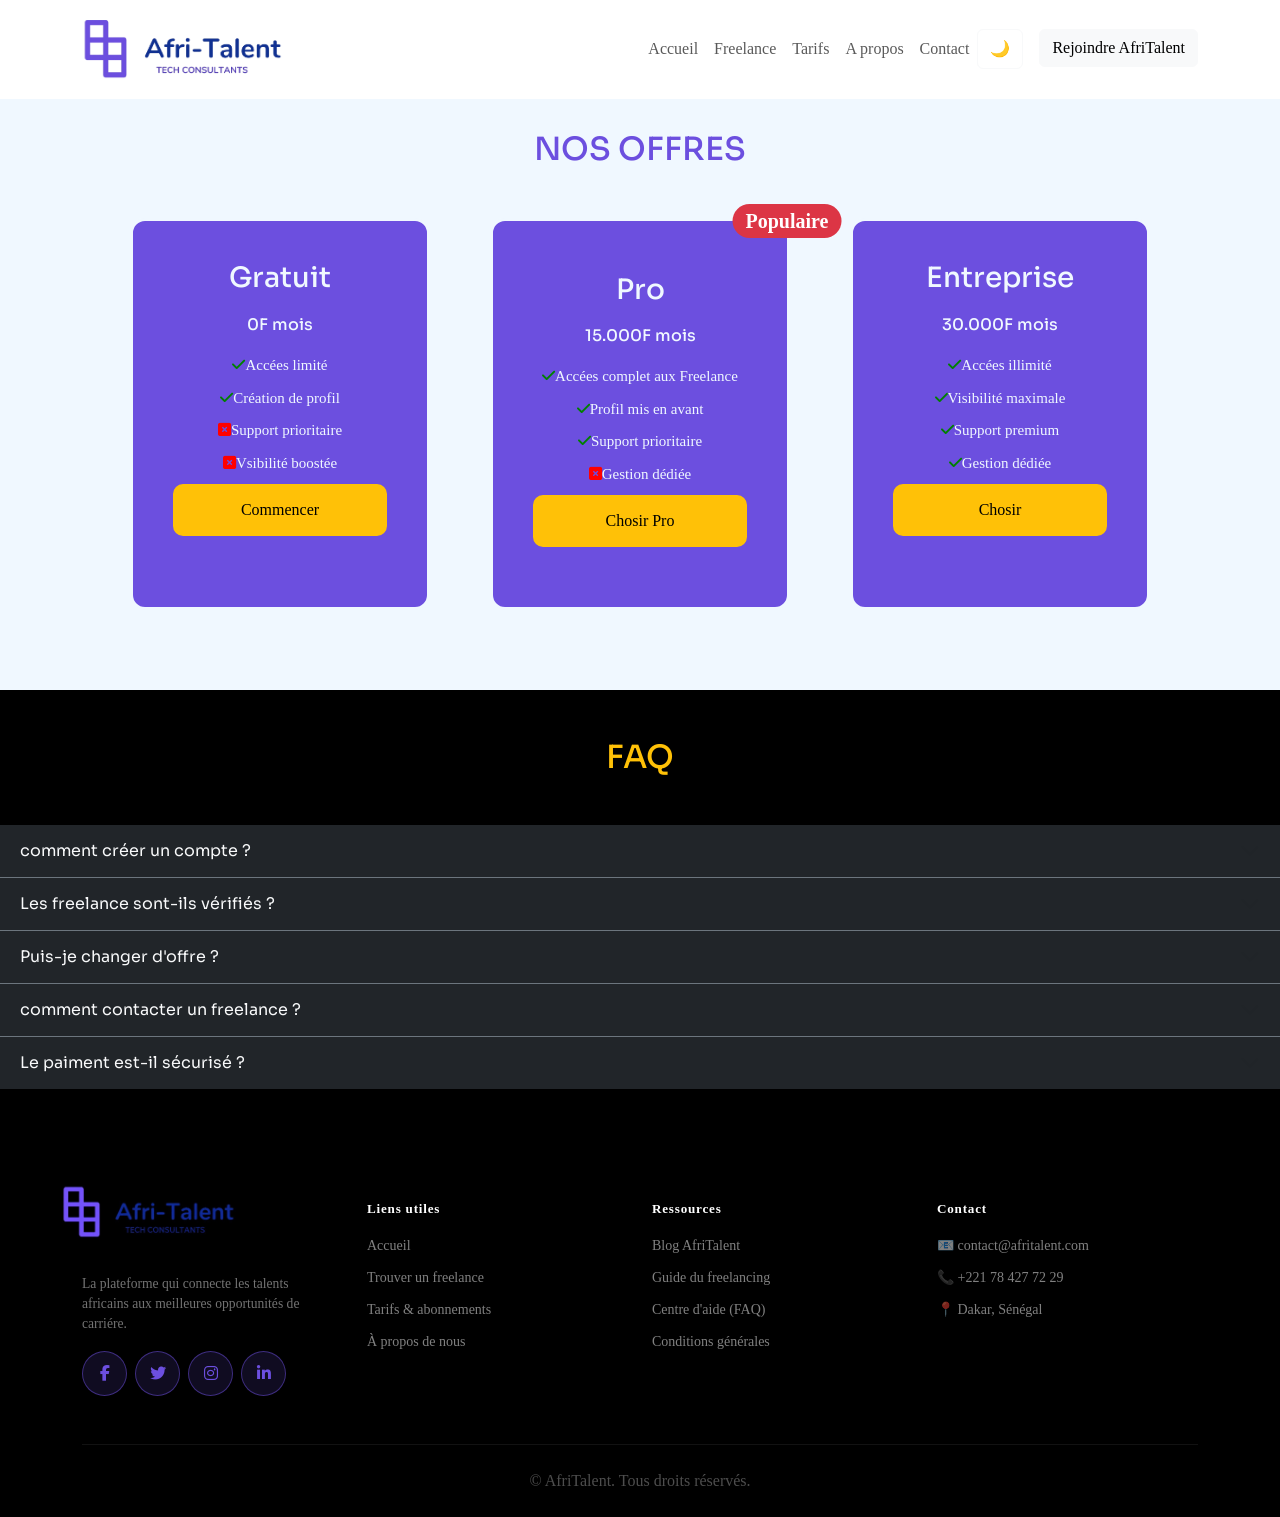
<file: tarifs.html>
<!DOCTYPE >
<html lang="fr">
<head>
    <meta charset="UTF-8">
    <meta name="viewport" content="width=device-width, initial-scale=1.0">
    <title>AfriTalent Tarifs</title>
    <!-- LINK DU SITE -->
    <link rel="stylesheet" href="https://cdn.jsdelivr.net/npm/bootstrap@5.3.8/dist/css/bootstrap.min.css">
     <link rel="stylesheet" href="https://cdnjs.cloudflare.com/ajax/libs/font-awesome/6.5.0/css/all.min.css">
    <link rel="stylesheet" href="css/style.css">
    <link rel="preconnect" href="https://fonts.googleapis.com">
    <link rel="preconnect" href="https://fonts.gstatic.com" crossorigin>
<link href="https://fonts.googleapis.com/css2?family=Montserrat:ital,wght@0,100..900;1,100..900&display=swap" rel="stylesheet">
<link rel="preconnect" href="https://fonts.googleapis.com">
<link rel="preconnect" href="https://fonts.gstatic.com" crossorigin>
<link href="https://fonts.googleapis.com/css2?family=Montserrat:ital,wght@0,100..900;1,100..900&family=Sora:wght@100..800&display=swap" rel="stylesheet">


</head>
<body>
  <header>
    <!-- NAVBAR BOOTSTRAP -->
    <nav class="navbar navbar-expand-lg  fixed-top">
            <div class="container">
                <a class="navbar-brand" href="index.html">
                    <img src="image/Tech_business_purple_logo-removebg-preview.png" alt="logo" width="200px" height="auto">
                </a>

                <button class="navbar-toggler" type="button" data-bs-toggle="collapse" data-bs-target="#navMenu"
                    aria-controls="navMenu" aria-expanded="false" aria-label="Toggle navigation">
                    <span class="navbar-toggler-icon"></span>
                </button>
                <div class="collapse navbar-collapse" id="navMenu">
                    <ul class="navbar-nav ms-auto">

                        <li class="nav-item"><a class="nav-link" href="index.html">Accueil</a></li>
                        <li class="nav-item"><a class="nav-link" href="freelance.html">Freelance</a></li>
                        <li class="nav-item"><a class="nav-link" href="tarifs.html">Tarifs</a></li>
                        <li class="nav-item"><a class="nav-link" href="about.html">A propos</a></li>
                        <li class="nav-item"><a class="nav-link" href="contact.html">Contact</a></li>
                        <button id="theme-toggle" class="btn btn-outline-light">
                            🌙  
                        </button>
                        <li class="nav-itiem ms-lg-3 mt-2 mt-lg-0">
                            <a href="contact.html" class="btn btn-light">Rejoindre AfriTalent</a>
                        </li>
                    </ul>
                </div>
            </div>
        </nav>
  </header>
  <main> 
    <!-- SECTION OFFRE TARIFS -->
<section class="tarifs">
    <h2>NOS OFFRES</h2>
    <div class="tarifs-container">
        <div class="card-tarifs"> 
        <h3>Gratuit</h3>
        <h1>0F <span>mois</span></h1>
        <ul>
            <li> <i class="fa-solid fa-check" style="color: green;"></i>Accées limité </li>
            <li><i class="fa-solid fa-check" style="color: green;"></i>Création de profil</li>
            <li><i class="fa-solid fa-square-xmark" style="color: red;"></i>Support prioritaire</li>
            <li><i class="fa-solid fa-square-xmark" style="color: red;"></i>Vsibilité boostée</li>
<button> 
    Commencer
</button>
        </ul>
    </div>
    <div class="card-tarifs">
        <div class="badge"> 
            <span class="position-absolute top-0 start-100 translate-middle badge rounded-pill bg-danger fs-5 ">Populaire</span></div>
        
        <h3>Pro</h3>
        <h1>15.000F <span>mois</span></h1>
         <ul>
            <li><i class="fa-solid fa-check" style="color: green;"></i>Accées complet aux Freelance</li>
            <li><i class="fa-solid fa-check" style="color: green;"></i>Profil mis en avant</li>
            <li><i class="fa-solid fa-check" style="color: green;"></i>Support prioritaire</li>
            <li><i class="fa-solid fa-square-xmark" style="color: red;"></i>Gestion dédiée</li>
<button>
     Chosir Pro
</button>
        </ul>
    </div>
    <div class="card-tarifs">
        <h3>Entreprise</h3>
        <h1>30.000F <span>mois</span></h1>
         <ul>
            <li><i class="fa-solid fa-check" style="color: green;"></i>Accées illimité</li>
            <li><i class="fa-solid fa-check" style="color: green;"></i>Visibilité maximale</li>
            <li><i class="fa-solid fa-check" style="color: green;"></i>Support premium</li>
            <li><i class="fa-solid fa-check" style="color: green;"></i>Gestion dédiée</li>
            <button>
                Chosir
            </button>
        </ul>
    </div>
    </div>
</section>
<!-- SECTION FAQ -->
<section class="faq py-5 bg-black text-light">
    <div class="footer-container"> 
    <h2 class="text-center text-warning mb-5">FAQ</h2>
     <div class="accordion accordion-flush" id="faqAccordion">
        <div class="accordion-item bg-dark text-light border-secondary">
        <h2 class="accordion-header">
            <button class="accordion-button collapsed bg-dark text-light" type="button" data-bs-toggle="collapse"
            data-bs-target="#faq1">
            comment créer un compte ?
        </button>
    </h2>
     <div id="faq1" class="accordion-collapse collapse" data-bs-parent="#faqAccordion">
         <div class="accordion-body">  

        Clique sur S'inscrire et remplis tes informations en quelques munuites.
     </div>
     </div>
     </div>
        <div class="accordion-item bg-dark text-light border-secondary">
      
        <h2 class="accordion-header">
            <button class="accordion-button collapsed bg-dark text-light" type="button" data-bs-toggle="collapse"
            data-bs-target="#faq2">
            Les freelance sont-ils vérifiés ?
        </button>
    </h2>
     
     <div id="faq2" class="accordion-collapse collapse" data-bs-parent="#faqAccordion">
         <div class="accordion-body">
       oui, chaque profil est examiné pour garantir la qualité des services.
     </div>
     </div>
     </div>
      <div class="accordion-item bg-dark text-light border-secondary">
        <h2 class="accordion-header">
            <button  class="accordion-button collapsed bg-dark text-light" type="button" data-bs-toggle="collapse"
            data-bs-target="#faq3">
            Puis-je changer d'offre ?
        </button>
    </h2>
     <div id="faq3" class="accordion-collapse collapse" data-bs-parent="#faqAccordion">
     <div  class="accordion-body">
        Oui, tu peux passer à une offre supérieure à tout moment.
     </div>
     </div>
     </div>
      <div class="accordion-item bg-dark text-light border-secondary">
        <h2 class="accordion-header">
            <button class="accordion-button collapsed bg-dark text-light" type="button" data-bs-toggle="collapse"
            data-bs-target="#faq4">
            comment contacter un freelance ?
        </button>
    </h2>
     <div id="faq4" class="accordion-collapse collapse" data-bs-parent="#faqAccordion"> 
     <div  class="accordion-body">
       Tu peux envoyer un message directement depuis son profil.
     </div>
     </div>
     </div>
      <div class="accordion-item bg-dark text-light border-secondary">
        <h2 class="accordion-header"> 
            <button class="accordion-button collapsed bg-dark text-light" type="button" data-bs-toggle="collapse"
            data-bs-target="#faq5">
            Le paiment est-il sécurisé ?
        </button>
    </h2>
     <div id="faq5" class="accordion-collapse collapse" data-bs-parent="#faqAccordion">
        <div  class="accordion-body"> 
        Oui, toutes les transactions sont sécurisé via notre systéme.
     </div>
     </div>
     </div>
     </div>
     </div>
</section>
</main>
                               <!-- === FOOTER === -->
    <footer>
      <div class="container">
        <div class="row g-4">
          <div class="col-lg-3 col-md-6">
            <a class="navbar-brand" href="index.html">
              <img
                src="image/logo.jpeg"
                alt="Logo AfriTalent"
                height="80"
              />
            </a>
            <p class="footer-desc">
              La plateforme qui connecte les talents africains aux meilleures
              opportunités de carriére.
            </p>
            <div class="mt-3 d-flex gap-2">
              <a
                href="https://www.facebook.com/share/17ggmD27HW/?mibextid=wwXIfr"
                class="social-icon"
                target="_blank"
              >
                <i class="fab fa-facebook-f"></i>
              </a>
              <a
                href="https://x.com/africalens?s=21"
                class="social-icon"
                target="_blank"
              >
                <i class="fab fa-twitter"></i>
              </a>
              <a
                href="https://www.instagram.com/afritalents?igsh=ZDV4eW44YXp2NHZ6"
                class="social-icon"
                target="_blank"
              >
                <i class="fab fa-instagram"></i>
              </a>
              <a
                href="https://www.linkedin.com/company/afritalents-nexus/"
                class="social-icon"
                target="_blank"
              >
                <i class="fab fa-linkedin-in"></i>
              </a>
            </div>
          </div>
          <div class="col-lg-3 col-md-6">
            <h6 class="footer-title">Liens utiles</h6>
            <ul class="footer-links">
              <li><a href="index.html">Accueil</a></li>
              <li><a href="freelances.html">Trouver un freelance</a></li>
              <li><a href="tarifs.html">Tarifs & abonnements</a></li>
              <li><a href="about.html">À propos de nous</a></li>
            </ul>
          </div>
          <div class="col-lg-3 col-md-6">
            <h6 class="footer-title">Ressources</h6>
            <ul class="footer-links">
              <li><a href="#">Blog AfriTalent</a></li>
              <li><a href="#">Guide du freelancing</a></li>
              <li><a href="#">Centre d'aide (FAQ)</a></li>
              <li><a href="#">Conditions générales</a></li>
            </ul>
          </div>
          <div class="col-lg-3 col-md-6">
            <h6 class="footer-title">Contact</h6>
            <ul class="footer-links">
              <li><a href="#">📧 contact@afritalent.com</a></li>
              <li><a href="#">📞 +221 78 427 72 29</a></li>
              <li><a href="#">📍 Dakar, Sénégal</a></li>
            </ul>
            <button id="back-to-top">
    &#8679
</button>
          </div>
        </div>
        <div class="footer-bottom">
          <span
            >© <span id="year"></span> AfriTalent. Tous droits réservés.</span>
        </div>
      </div>
    </footer>
 
    <script src="https://cdn.jsdelivr.net/npm/bootstrap@5.3.8/dist/js/bootstrap.bundle.min.js"></script>

    <script src="js/main.js"></script>
</body>
</html>
</file>
<file: css/style.css>
/* RESET DE BASE */
*{
     margin: 0;
    padding: 0;
    list-style: none;
    box-sizing: border-box;
}
/* ROOT  */
:root {
    --primary: #ffff;
    --secondary: #000;
    --tertiary: #6C4FDF;
    --quatery: #F0F8FF;
    --bg: #0f0f0f;
    line-height: 1.6;
}
/* POLICE D'ECRITURE */
body {
    /* font-family: 'Monserrat', sans-serif; */
    color: var(--text);
    font-family: "Space Grotesk";
    font-optical-sizing: auto;
    font-weight: 500;
}

h1,
h2,
h3 {
    font-family: 'Sora' ;
}

/* NAVBAR */

.navbar{
    transition: all 0.3s ease;
padding: 15px 5%;
background-color: var(--primary);
}
.navbar.scrolled{
    background-color: rgba(225,225,225, 0.97);
    box-shadow: 0 5px 20px rgba(0, 0, 0, 0.2);
    padding: 8px 5%;
    backdrop-filter: blur(10px);
    transition: all  0.3s ease;
}
/* HERO SECTIONS */
.hero {
    background: linear-gradient(rgba(0, 0, 0, 0.5), rgba(0, 0, 0, 0.5)), url("../image/bg-2.png");
    background-position: center;
    background-size: cover;
    background-repeat: no-repeat;
    height: 100vh;
    padding-top: 200px;
    box-sizing: border-box;

}

.hero h1 {
    font-size: 3em;
    margin-bottom: 20px;
    color: var(--tertiary);
}

.hero h2 {
    font-size: 2em;
    margin-bottom: 20px;
    color: var(--quatery);
    margin-bottom: 3EM;
}

.hero-container {
    text-align: center;
}

.hero-btn {
    gap: 40px;
}

.hero-btn a {
    color: var(--quatery);
    gap: 50px;
    text-decoration: none;
    border: none;

}

.icon-hero {
    color: var(--tertiary);
}

#btn-hero1,
#btn-hero2 {
    padding: 20px 10px;
    border-radius: 20px;
}

#btn-hero1 {
    background-color: var(--tertiary);
    margin-right: 35px;
}
#btn-hero2{
    background-color: var(--tertiary);
}



.hero-stats {
    display: flex;
    color: var(--quatery);
    justify-content: center;
    align-items: center;
    gap: 60px;
    margin-top: 40px;
    flex-wrap: wrap;
}

.hero-stats div {
    text-align: center;
}


/* COMMENT CA MARCHE SECTION */
.comment {
    padding: 100px;
    background-color: var(--quatery);
}

.title-cm {
    text-align: center;
    font-size: 2.5rem;
    margin-bottom: 50px;
}

.bento-grid {
    display: grid;
    grid-template-columns: repeat(4, 1fr);
    gap: 20px;
}

.card1 {
    padding: 30px;
    border-radius: 20px;
    grid-column: span 1;
    grid-row: span 1;
    border: 1px solid #000;
    background-color: var(--tertiary);
    color: var(--quatery);
    margin-left: -80px;
}

.card2 {
    padding: 30px;
    border-radius: 20px;
    grid-column: span 3;
    grid-row: span 1;
    border: 1px solid #000;
    background-color: var(--tertiary);
    color: var(--quatery);
    margin-left: 20px;

}

.card3 {
    padding: 10px;
    border-radius: 20px;
    grid-column: span 2;
    grid-row: span 1;
    border: 1px solid #000;
    background-color: var(--tertiary);
    color: var(--quatery);
    margin-left: -80px;
    margin-top: 30px;
}

.card4 {
    padding: 20px;
    border-radius: 20px;
    grid-column: span 2;

    border: 1px solid #000;
    background-color: var(--tertiary);
    color: var(--quatery);
    margin-left: 20px;
    margin-top: 30px;

}

.icon {
    font-size: 2rem;
    margin: 20px;
}
 /* CATEGORIE ET SERVICES SECTION */
.categories {
    padding: 100px;
    background: var(--tertiary);
}
.counter{
    color: var(--tertiary);
    font-size: 20px;
    font-family: "Space Grotesk", sans-serif;
}
.categorie-titre {
    text-align: center;
    font-size: 2.5rem;
    margin-bottom: 50px;
    
    color: var(--tertiary);
    
}

.categorie-grid {
    display: grid;
    grid-template-columns: repeat(3, 1fr);
    gap: 20px;
    width: 100%;

}

.category-card {
    padding: 10px ;
    border-radius: 20px;
    text-align: center;
border: 1px solid var(--tertiary);
margin-bottom: 20px;
background-color: var(--quatery);
margin-left: 10px;
}

.icon-ct {
    font-size: 2.5rem;
    margin-bottom: 20px;
}

.category-card img {
    width: 120px;
    height: 120px;
    object-fit: contain;
}

.category-card:hover {
  
    box-shadow: 0 10px 30px rgba(108, 79, 223, 0.5);
    background: var(--quatery);
}
 /* SECTION TEMOINAGE */
.sec-temoin {
    padding: 50px;
}

.t-t {
    text-align: center;
    font-size: 2.5rem;
    margin-bottom: 50px;
}

/* SECTION CTA */
.cta {
    padding: 50px;
    background: linear-gradient(rgba(0, 0, 0, 0.7), rgba(0, 0, 0, 0.7)), url("../image/bg-cta.jpg");
    background-size: cover;
    background-position: center;
    text-align: center;
    object-fit: cover;
}

.cta-content h2 {
    font-size: 3rem;
    margin-bottom: 20px;
    color: var(--quatery);

}

.cta-content a {
    display: inline-block;
    padding: 15px 35px;
    border-radius: 10px;
    color: var(--quatery);
    border: 1px solid #fff;
    text-decoration: none;
}

.cta-btn:hover {
    box-shadow: 5px 20px 50px rgba(0, 0, 0, 0.5);
    cursor: pointer;
    background: var(--tertiary);
    color: var(--quatery);
}

/* FOOTER */

footer {
    background: var(--secondary);
    color: rgba(255, 255, 255, 0.6);
    padding: 4rem 0 1.5rem;
}

.footer-brand {
    font-size: 1.6rem;
    font-weight: 900;
    color: white;
}

footer img{
    margin-left: -50px;
    margin-top: -20px;
}

.footer-desc {
    font-size: 0.85rem;
    color: rgba(255, 255, 255, 0.45);
    margin-top: 0.8rem;
    max-width: 220px;
}

.footer-title {
    color: white;
    font-size: 0.82rem;
    font-weight: 700;
    letter-spacing: 0.06em;
    margin-bottom: 1rem;
}

.footer-links {
    list-style: none;
    padding: 0;
}

.footer-links li {
    margin-bottom: 0.5rem;
}

.footer-links a {
    color: rgba(255, 255, 255, 0.5);
    text-decoration: none;
    font-size: 0.875rem;
    transition: color 0.2s;
}
.social-icon{
     color: var(--tertiary);
   background: rgba(108, 79, 223, 0.15);
   border: 1px solid rgba(108, 79, 223, 0.5);
   width: 45px;
   height: 45px;
   border-radius: 50%;
   display: flex;
   align-items: center;
   justify-content: center;
   text-decoration: none;
}

.footer-bottom {
    border-top: 1px solid rgba(255, 255, 255, 0.07);
    padding-top: 1.5rem;
    margin-top: 3rem;
    font-size: 0.8rem;
    color: rgba(255, 255, 255, 0.3);
   text-align: center;
    gap: 0.5rem;
    font-size: 1em;
}

/* FREELANCE */
/* SECTION FILTRE */
.filters {
    text-align: center;
    padding-top: 120px;

    background-color: var(--quatery);
}

.filters button {
    background-color: transparent;
    border: 2px solid var(--tertiary);
    padding: 10px 20px;
    margin: 5px;
    border-radius: 30px;
    font-size: 16px;
    font-weight: 500;
}

/* SECTION CARTE FREELANCE */
.sec-carte {
    background-color: var(--quatery);

}

.sec-carte img {

    object-fit: cover;
}
/* TARIFS
SECTION TARIFS */
.tarifs {
    color: var(--quatery);
    padding: 80px 20px;
    text-align: center;
    background-color: var(--quatery);
}

.card-po {
    background: var(--tertiary);
    border: 5px solid var(--quatery);
    border-radius: 15px;
    padding: 50px;
    width: 300px;
    padding: 20px;
}

.card-po button {
    width: 100%;
    padding: 20px;
    border: none;
    border-radius: 10px;
    border: 3px solid #ffc107;
    background-color: #ffc107;
}

.card-po h3 {
    color: var(--quatery);
    margin-bottom: 10px;
}

.card-po h1 {
    font-size: 16px;
    margin: 20px 0;
}

.card-po h1 span {
    font-size: 16px;
}

.card-po ul {
    padding: 0;
    margin: 20px 0;
}

.card-po ul li {
    margin: 10px 0;
    font-size: 15px;
}

.tarifs h2 {
    color: var(--tertiary);
    margin-bottom: 50px;
    font-size: 32px;
    margin-top: 50px;
}

.tarifs-container {
    display: flex;
    justify-content: center;
    gap: 60px;
}

.badge {
    font-size: 1rem;
}

.card-tarifs {
    background: var(--tertiary);
    border: 3px solid var(--quatery);
    border-radius: 15px;
    padding: 40px;
    width: 300px;
    position: relative;
}
.card-tarifs:hover{
    color: var(--quatery);
     transform: translateY(-10px);
    box-shadow: 0 25px 70px rgba(108,79,223,0.35);
}

.card-tarifs h3 {
    color: var(--quatery);
    margin-bottom: 10px;
}

.card-tarifs h1 {
    font-size: 16px;
    margin: 20px 0;
}

.card-tarifs h1 span {
    font-size: 16px;
}

.card-tarifs ul {
    padding: 0;
    margin: 20px 0;
}

.card-tarifs ul li {
    margin: 10px 0;
    font-size: 15px;
}

.card-tarifs button {
    width: 100%;
    padding: 12px;
    border: none;
    border-radius: 10px;
    border: 2px solid #ffc107;
    background-color: #ffc107;
}

/* ABOUT 
SECTION HISTOIRE */
.notre-histoire {
    background: #111;
    color: white;
    padding: 100px 8%;
}

.about-container {
    display: flex;
    align-items: center;
    gap: 60px;
}

.notre-histoire h2 {
    font-size: 3rem;
    font-weight: bold;
    color: var(--quatery);
    margin-bottom: 20px;
    /* margin-top: -10px; */
}

.about-text {
    flex: 1;
}

.subtitle {
    font-size: 20px;
    color: var(--quatery);
    margin-bottom: 20px;
    font-weight: 600;
}

.notre-histoire p {
    font-size: 1.1rem;
    color: var(--quatery);
    line-height: 1.8;
}

.about-image {
    flex: 1;
}

.about-image img {
    width: 100%;
    box-shadow: 0 15px 35px rgba(0, 0, 0, 0.1);
    object-fit: cover;
    border-radius: 25px;

}
/* VAL SECTIONS */
.valeurs {
    padding: 100px;
    color: var(--secondary);
    background: url("../image/bg-site.jpg");
    background-repeat: no-repeat;
    background-size: cover;
    background-position: center;

}
.valeurs h2{
    color: #6C4FDF;
    margin-top: -20px;
}
.grid-val{
    display: grid;
    grid-template-columns: repeat(2,1fr);
    gap: 30px;
    padding: 20px 30px;
}
.val-container{
    background: var(--quatery);
    padding: 40px 25px;
    border-radius: 28px;
    border: 1px solid  rgba(108,79,223,0.18);
}


.valeurs i {
    color: var(--tertiary);
}

.valeurs h2 {
    text-align: center;
    font-size: 2rem;
}


/* SECTION TEAM */
.team {
    padding: 100px 8%;
    background-color:var(--quatery);
    text-align: center;
}

.team h2 {
    font-size: 55px;
    font-weight: bold;
    color: var(--tertiary);
    margin-bottom: 15px;
   
}

.team-text {
    color: #bdbdbd;
    margin-bottom: 70px;
    font-size: 18px;
}

.team-container {
    display: grid;
    grid-template-columns: repeat(2, 1fr);
    gap: 40px;
}

.card-team {
    background: var(--quatery);
    padding: 40px 25px;
    border-radius: 28px;
    border: 1px solid  rgba(108,79,223,0.18);
    transition: 0.3s ease;

}
.card-team:hover{
    transform: translateY(-10px);
    box-shadow: 0 25px 70px rgba(108,79,223,0.35);
}

.card-team img {
    border-radius: 50%;
    object-fit: cover;
    width: 150px;
    height: 150px;
    margin-bottom: 20px;
    border: 4px solid var(--tertiary);
}

.team h5 {
    font-size: 24px;
    margin-bottom: 10px;
    font-weight: bold;
    color: var(--secondary);
}

.team p {
    color: #bdbdbd;
    font-size: 16px;
    margin-bottom: 25px;
    text-align: center;
}

.icons-about {
    display: flex;
    justify-content: center;
    gap: 18px;
}

.icons-about i {
    color: var(--tertiary);
   background: rgba(108, 79, 223, 0.15);
   border: 1px solid rgba(108, 79, 223, 0.5);
   width: 45px;
   height: 45px;
   border-radius: 50%;
   display: flex;
   align-items: center;
   justify-content: center;
}
.icons-about i:hover{
    background: var(--tertiary);
    color: #fff;
}
/* SECTIONS STATS ABOUT */
.stats {
    padding: 10px;
    text-align: center;
    background: var(--quatery);
}

.tt-stats {
    text-align: center;
    margin-bottom: 40px;
    font-size: 3rem;
    color: blue;
}

.stats i {
    color: var(--tertiary);
    font-size: 30px;
}

.grid-stats {
    display: grid;
    grid-template-columns: repeat(4, 1fr);
    gap: 20px;
    max-width: 1000px;
    margin: auto;
}

.stats-cles {
    display: flex;
    align-items: center;
    gap: 60px;
    margin-top: 40px;
}
/* CONTACT  
SECTION FORM */
.contact h2 {
    padding-top: 110px;
    color: var(--tertiary);
    text-align: center;
    font-size: 40px;
    margin-top: 1rem;
}

form {
    background: var(--primary);
    padding: 20px;
    border-radius: 15px;
    box-shadow: 0 10px 25px rgba(0, 0, 0, 0.8);
}


.form-control {
    border-radius: 10px;
    padding: 12px;
    border: 1px solid #ddd;
}

.form-control:focus {
    border-color: var(--tertiary);
    box-shadow: 0 0 8px rgba(0, 0, 0, 0.1);
}

.form-label {
    text-align: start;
    font-weight: 600;
}


.contact-info {
    background: var(--quatery);
    padding: 20px;
    border-radius: 25px;
    height: 100%;
    margin-top: 160px;
}

.contact-info h2 {
    font-size: 38px;
    margin-bottom: 10px;
}

.contact-info p {
    margin-bottom: 10px;
}

.info-box {
    display: flex;
    align-items: center;
    gap: 20px;
    margin-bottom: 30px;
    padding: 20px;
    border-radius: 15px;
    background: var(--quatery);
}

.info-box i {
    font-size: 30px;
    color: var(--tertiary);
}

.info-box h4 {
    margin-bottom: 5px;
    font-size: 20px;
}

.info-box span {
    font-size: 16px;
}

/* SECTION MAP */
.map {
    display: block;
    border-radius: 20px;
    margin-top: 30px;
    margin-bottom: -20px;
    box-shadow: 0 10px 25px rgba(0, 0, 0, 0.8);
}


/* TABLETTE 768px */
@media(max-width:768px) {

    /* NAVBAR */
    .navbar {
        padding: 10px 4%;
    }
/*     
    BUTTON MODE JOURS/NUITS */

    #theme-toggle{
        padding: 6px 10px;
        font-size: 14px;
        margin-top: 10px;
        width: 100%;
    }

    /* HERO */
    .hero {
        padding: 80px 5% 60px;
        min-height: auto;
    }

    .hero h1 {
        font-size: 1.8rem;
        line-height: 1.3;

        margin-top: 120px;

    }

    .hero h2 {
        font-size: 1rem;
        margin-bottom: 8rem;
    }

    .hero-btn {
        flex-direction: row;
        justify-content: center;
        flex-wrap: wrap;
        gap: 12px;
    }

    .hero-btn a {
        padding: 12px 18px;
        font-size: 0.9rem;
        min-width: 140px;


    }

    .hero-stats {
        gap: 25px;
    }

    .hero-stats h3 {
        font-size: 1.4rem;
    }

    /* COMMENT CA MARCHE */
    .comment {
        padding: 60px 4%;
    }

    .title-cm {
        font-size: 1.6rem;
        margin-bottom: 30px;
    }

    .bento-grid {
        display: grid;
        grid-template-columns: 1fr 1fr;
        grid-template-rows: auto auto;
        gap: 14px;
    }

    .card1 {
        grid-column: 1;
        grid-row: 1;
        margin: 0;
    }

    .card2 {
        grid-column: 2;
        grid-row: 1;
        margin: 0;
    }

    .card3 {
        grid-column: 1;
        grid-row: 2;
        margin: 0;
    }

    .card4 {
        grid-column: 2;
        grid-row: 2;
        margin: 0;
    }

    .card1,
    .card2,
    .card3,
    .card4 {
        padding: 22px 16px;
    }

    /* CATEGORIES */
    .categorie {
        padding: 60px 4%;
    }

    .categorie-titre {
        font-size: 1.6rem;
        margin-bottom: 30px;
    }

    .categorie-grid {
        grid-template-columns: repeat(3, 1fr);
        gap: 14px;
    }

    .category-card {
        padding: 22px 12px;
    }

    .category-card img {
        width: 65px;
        height: 65px;
    }

    .category-card h3 {
        font-size: 0.85rem;
    }

    .category-card p {
        font-size: 0.78rem;
    }

    /* TEMOIGNAGES */
    .testimonials {
        padding: 60px 4%;
    }

    /* CTA */
    .cta {
        padding: 60px 5%;
    }

    .cta-content h2 {
        font-size: 1.6rem;
    }

    .cta-content a {
        padding: 12px 28px;
    }

    /* TARIFS */
    .tarifs {
        padding: 60px 4%;
    }

    .tarifs h2 {
        font-size: 1.6rem;
        margin-bottom: 30px;
    }

    .tarifs-container {
        flex-direction: row;
        flex-wrap: wrap;
        justify-content: center;
        gap: 16px;
    }

    .card-tarifs {
        width: 50%;
        max-width: 320px;
        padding: 24px 18px;
    }

    /* FILTRES */
    .filters {
        padding: 100px  25px;
    }

    .filters button {
        padding: 8px 12px;
        font-size: 12px;
        margin: 3px;
    }

    /* FREELANCE CARDS */
    .sec-carte {
        padding: 40px 0;
    }

    /* ABOUT */
    .notre-histoire {
        padding: 100px 5% 60px;
    }

    .about-container {
        flex-direction: column;
        gap: 35px;
    }

    .about-text {
        text-align: center;
    }

    .about-image {
        width: 100%;
        max-width: 500px;
        margin: 0 auto;
    }

    .notre-histoire h2 {
        font-size: 2rem;
        text-align: center;
    }

    .subtitle {
        font-size: 1rem;
    }

    /* TEAM */
    .team {
        padding: 60px 4%;
    }

    .team h2 {
        font-size: 2rem;
    }

    .team-container {
        display: grid;
        grid-template-columns: repeat(2, 1fr);
        gap: 16px;
    }

    .card-team {
        padding: 20px 14px;
        
    }

    .card-team img {
        height: 160px;
    }

    /* VALEURS */
    .valeurs {
        padding: 60px 4%;
    }

    .valeurs h2 {
        font-size: 1.6rem;
        margin-bottom: 35px;
    }

    .container-text {
        display: grid;
        grid-template-columns: repeat(2, 1fr);
        gap: 16px;
    }

    .container-text>div {
        padding: 24px 16px;
    }

    .valeurs i {
        font-size: 1.8rem;
    }

    .container-text h5 {
        font-size: 0.95rem;
    }

    .container-text p {
        font-size: 0.85rem;
    }

    /* STATS */
    .stats {
        padding: 60px 4%;
    }

    .tt-stats {
        font-size: 1.6rem;
    }

    .grid-stats {
        grid-template-columns: repeat(2, 1fr);
        gap: 14px;
    }

    .card-stats {
        padding: 22px 14px;
    }

    .card-stats h3 {
        font-size: 1.6rem;
    }

    /* CONTACT */
    .contact {
        padding-top: 20px;
        padding-bottom: 40px;
    }

    .info-c {
        padding-top: 90px;
        font-size: 1.4rem;
    }

    .contact-info {
        margin-top: 20px;
        padding: 22px;
    }

    form {
        padding: 20px;
    }

    .info-box {
        padding: 12px;
        gap: 12px;
    }

    /* FOOTER */
    .footer-container .row {
        flex-direction: column;
        gap: 24px;
    }

}

/* MOBILE 375px */

@media  (max-width: 375px){

    /* NAVBAR */
    .navbar-brand img {
        width: 140px;
    }
    /* HERO */
    .hero {
        padding: 20%;
    }

    .hero h1 {
        font-size: 1.4rem;
        line-height: 1.3;
    }

    .hero h2 {
        font-size: 0.9rem;
    }

    .hero-btn {
flex-direction: column;
align-items: center;
       width: 100%; 
        gap: 10px;
       
    }
#btn-hero1, #btn-hero2{
    width: 85%;
    padding: 13px 10px;
    text-align: center;
    display: block;
}
#btn-hero1{
    margin-left: -20px;
}
    

    .hero-stats {
        gap: 15px;
    }

    .hero-stats h3 {
        font-size: 1.2rem;
    }

    .hero-stats span {
        font-size: 0.8rem;
    }

    .icon-hero {
        font-size: 1.4rem;
    }

    /* BENTO */
    .bento-grid {
        display: grid;
        flex-direction: column;
        gap: 10px;
    }

    .card1{
        padding: 30px;
    border-radius: 20px;
    grid-column: span 1;
    grid-row: span 1;
    }
.card2{
    padding: 20px;
    grid-row:span1 ;
    grid-column: span2;
}
    .title-cm {
        font-size: 1.3rem;
    }

    .icon {
        font-size: 1.6rem;
    }

    

   
    /* TARIFS */
    .tarifs-container {
        display: flex ;
        flex-direction: column;
       align-items: center;
       gap: 20px;
    }

    .card-tarifs {
        width: 50%;
        max-width: 320px;
        padding: 24px 18px;
        
    }
   
    .card-tarifs h3 {
        font-size: 1rem;
    }

    .card-tarifs h1 {
        font-size: 1.5rem;
    }

    .card-tarifs ul li {
        font-size: 0.82rem;
    }

    .tarifs h2 {
        font-size: 1.3rem;
    }

    /* FILTRES */
    .filters {
        padding: 85px 3% 20px;
    }

    .filters button {
        padding: 6px 9px;
        font-size: 11px;
        margin: 2px;
    }

    /* ABOUT */
    .notre-histoire {
        padding: 85px 4% 50px;
    }

    .notre-histoire h2 {
        font-size: 1.5rem;
    }

    .subtitle {
        font-size: 0.9rem;
    }

    .notre-histoire p {
        font-size: 0.88rem;
    }

    /* TEAM */
  .team{
    padding: 50px 15px;
  }
  .team-container{
    display:grid ;
    grid-template-columns: 1fr;
    gap: 25px;
  }
    .card-team img {
       width: 130px;
       height: 130px;
    }

    .card-team h5 {
        font-size: 0.88rem;
    }
.card-team{
    width: 100%;
    padding: 30px 15px;

}

    .icons-about i {
        width: 36px;
        height: 36px;
        font-size: 18px;
    }

    .team h2 {
        font-size:34px;
    }

    /* VALEURS */
    .grid-val {
        display: grid;
         grid-template-columns: 1fr;
        gap: 10px;
    }

    .val-container{
        width: 100%;
        box-sizing: border-box;
    }
    .valeurs i {
        font-size: 1.5rem;
    }

    .container-text h5 {
        font-size: 0.85rem;
    }

    .container-text p {
        font-size: 0.78rem;
    }

    .valeurs h2 {
        font-size: 1.3rem;
    }

    /* STATS */
    .grid-stats {
        grid-template-columns: 1fr 1fr;
        gap: 10px;
    }

    .card-stats {
        padding: 16px 10px;
    }

    .card-stats h3 {
        font-size: 1.3rem;
    }

    .card-stats p {
        font-size: 0.78rem;
    }

    .tt-stats {
        font-size: 1.3rem;
    }


    /* CONTACT */
    .info-c {
        font-size: 1.1rem;
        padding-top: 85px;
    }

    form {
        padding: 14px 12px;
    }

    .form-control {
        padding: 9px;
        font-size: 0.88rem;
    }

    .form-label {
        font-size: 0.88rem;
    }

    .contact-info {
        padding: 16px;
    }

    .info-box {
        padding: 10px;
        gap: 10px;
    }

    .info-box i {
        font-size: 1rem;
    }

    .info-box h4 {
        font-size: 0.85rem;
    }

    .info-box span {
        font-size: 0.78rem;
    }

    .map {
        margin: 14px 0;
    }

    /* FOOTER */
    .footer-container {
        padding: 0 14px;
    }

    footer p {
        font-size: 0.85rem;
    }

    footer h5 {
        font-size: 0.95rem;
    }

    footer li a {
        font-size: 0.85rem;
    }
}
@media (max-width:430px) {
    .categorie-grid{
        grid-template-columns: repeat(2,1fr);
        gap: 10px;
    }
    .category-card{
        margin-left: 0;
        width: 100%;
    }
    .team-container{
        display: flex;
        flex-direction: column;
        gap: 25px;
    }
    .card-team{
        width: 100%;
        box-sizing: border-box;
    }
    .grid-val{
        grid-template-columns: 1fr;
    }
}
/* BUTTON TOP */
#back-to-top{
    display: flex;
   position: fixed;
bottom: 30px;
right: 30px;
width: 45px;
height: 50px;
border: 1px solid var(--tertiary);
border-radius: 50%;
background: var(--tertiary);
color: #ffff;
font-size: 2rem;
align-items: center;
justify-content: center;
opacity: 0;
}

#back-to-top.show{
    opacity: 1;
    visibility: visible;
}

#back-to-top i{
    color: #000;
    opacity: 0;
}
/* BUTTON MODE JOURS/NUITS (drak-mode)*/

body.dark-mode{
    background-color: #121212;
    color: var(--primary);
}


body.dark-mode .navbar{
    background-color: #121212;
    box-shadow: 0 2px 10px rgba(0, 0, 0, 0.5);
}
body.dark-mode .nav-link{
    color: var(--primary);
}
body.dark-mode  .comment,
body.dark-mode  .sec-carte,
body.dark-mode  .tarifs,
body.dark-mode  .team,
body.dark-mode  .stats
{
    background-color: #121212;
    color: var(--primary);

}

body.dark-mode  .filters{
background-color:#121212;
color: blue;
}
body.dark-mode  .filters button {
    color: var(--quatery);
}

body.dark-mode  .card-team,
body.dark-mode  .card-tarifs,
body.dark-mode  .card-po {
    background-color: #1e1e1e;
    border-color: #6C4FDF;
    color: var(--primary);
}
body.dark-mode  .categorie{
    color: var(--secondary);
}
body.dark-mode .card-team h5{
    color: var(--quatery);
}


body.dark-mode  .contact-info{
    color: #000;
}
body.dark-mode  .form-label{
    color: #000;
}
.fade-in{
    opacity: 0;
    transform: translateY(30px);
    transition: opacity 0.7s ease, transform 0.7s ease;
} 
.fade-in.visible {
    opacity: 1;
    transform: translateY(0);
}
</file>
